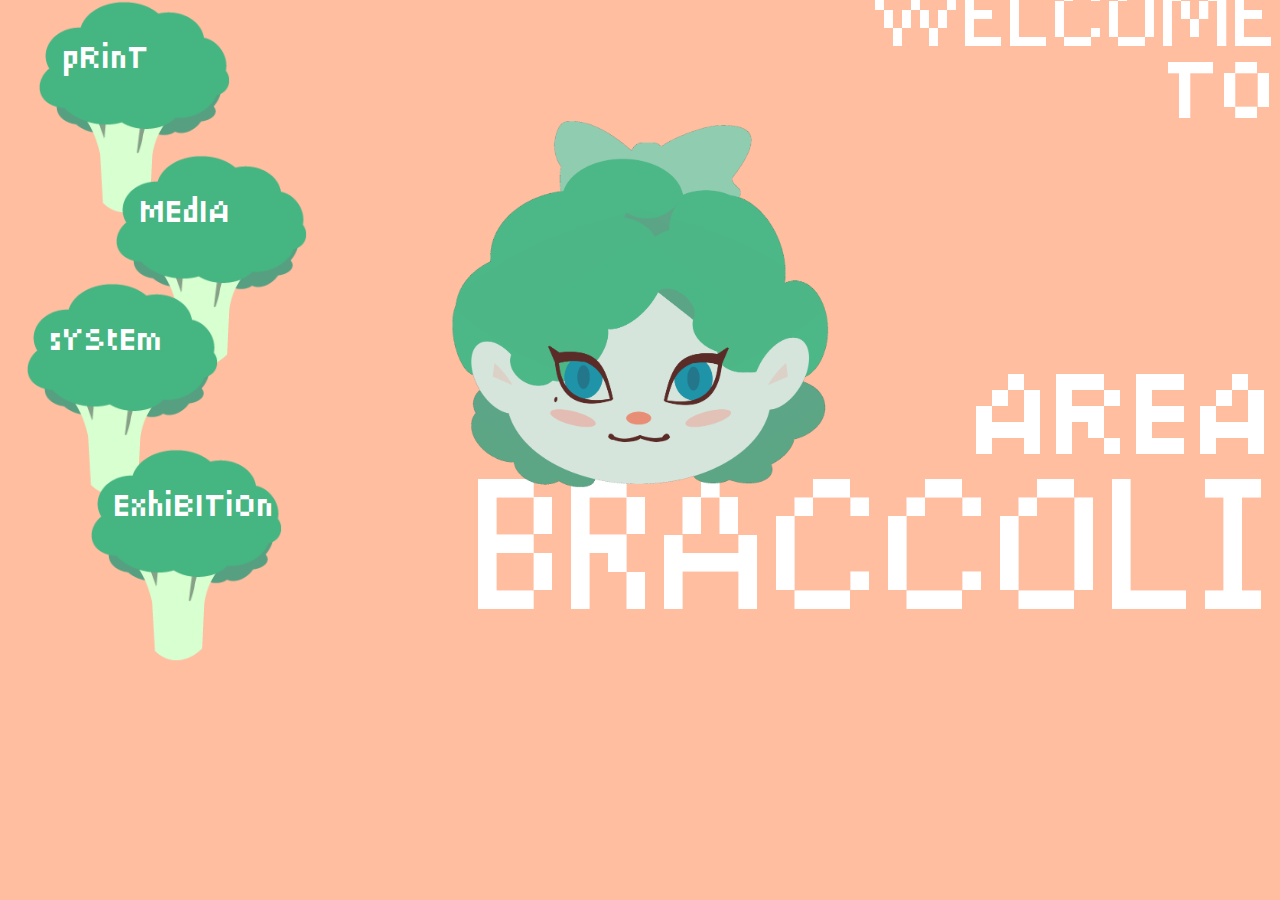
<file: index.html>
<!DOCTYPE html>
<html lang="en">
    <head>
        <meta charset="UTF-8">
        <meta http-equiv="X-UA-Compatible" content="IE=edge">
         <meta name="viewport" content="width=device-width, initial-scale=1.0">
         <link rel="stylesheet" href="mainp.css">
         <link rel="Icon" href="./assest/img/西兰花.ico" type="image/x-icon"/>
         <title>Welcome!</title>
    </head>
    <body>
            
        <div class="main">
            <div class="title" id="t1">WELCOME</div><br>
            <div class="title" id="t2">TO</div><br>
            <div class="title" id="t3">AREA</div><br>
            <div class="title" id="t4">BRACCOLI</div>
        </div>

        <!-- 图片滚动 -->
        <div class="pic1">
            <a href="aboutme.html"><img id="brahover" src="assest/img/bra.hover.png"> </a> <img id="gif" src="assest/img/datou.gif">
        </div>

        <div class="text" id="b1"><img class="pic2" src="assest/img/broccoli.png"> <div class="box" id="p1"><a target="_blank" href="1.print.html">pRinT</a></div></div>

        <div class="text" id="b2"><img class="pic2" src="assest/img/broccoli.png"> <div class="box" id="p2"><a target="_blank" href="2.media.html">MEdIA</a></div></div>

        <div class="text" id="b3"><img class="pic2" src="assest/img/broccoli.png"><div class="box" id="p3"><a target="_blank" href="3.system.html">sYStEm</a></div> </div>

        <div class="text" id="b4"><img class="pic2" src="assest/img/broccoli.png"> <div class="box" id="p4"><a target="_blank" href="4.exhibiton.html">ExhiBITiOn</a></div></div>
       
    </body>
</html>
</file>
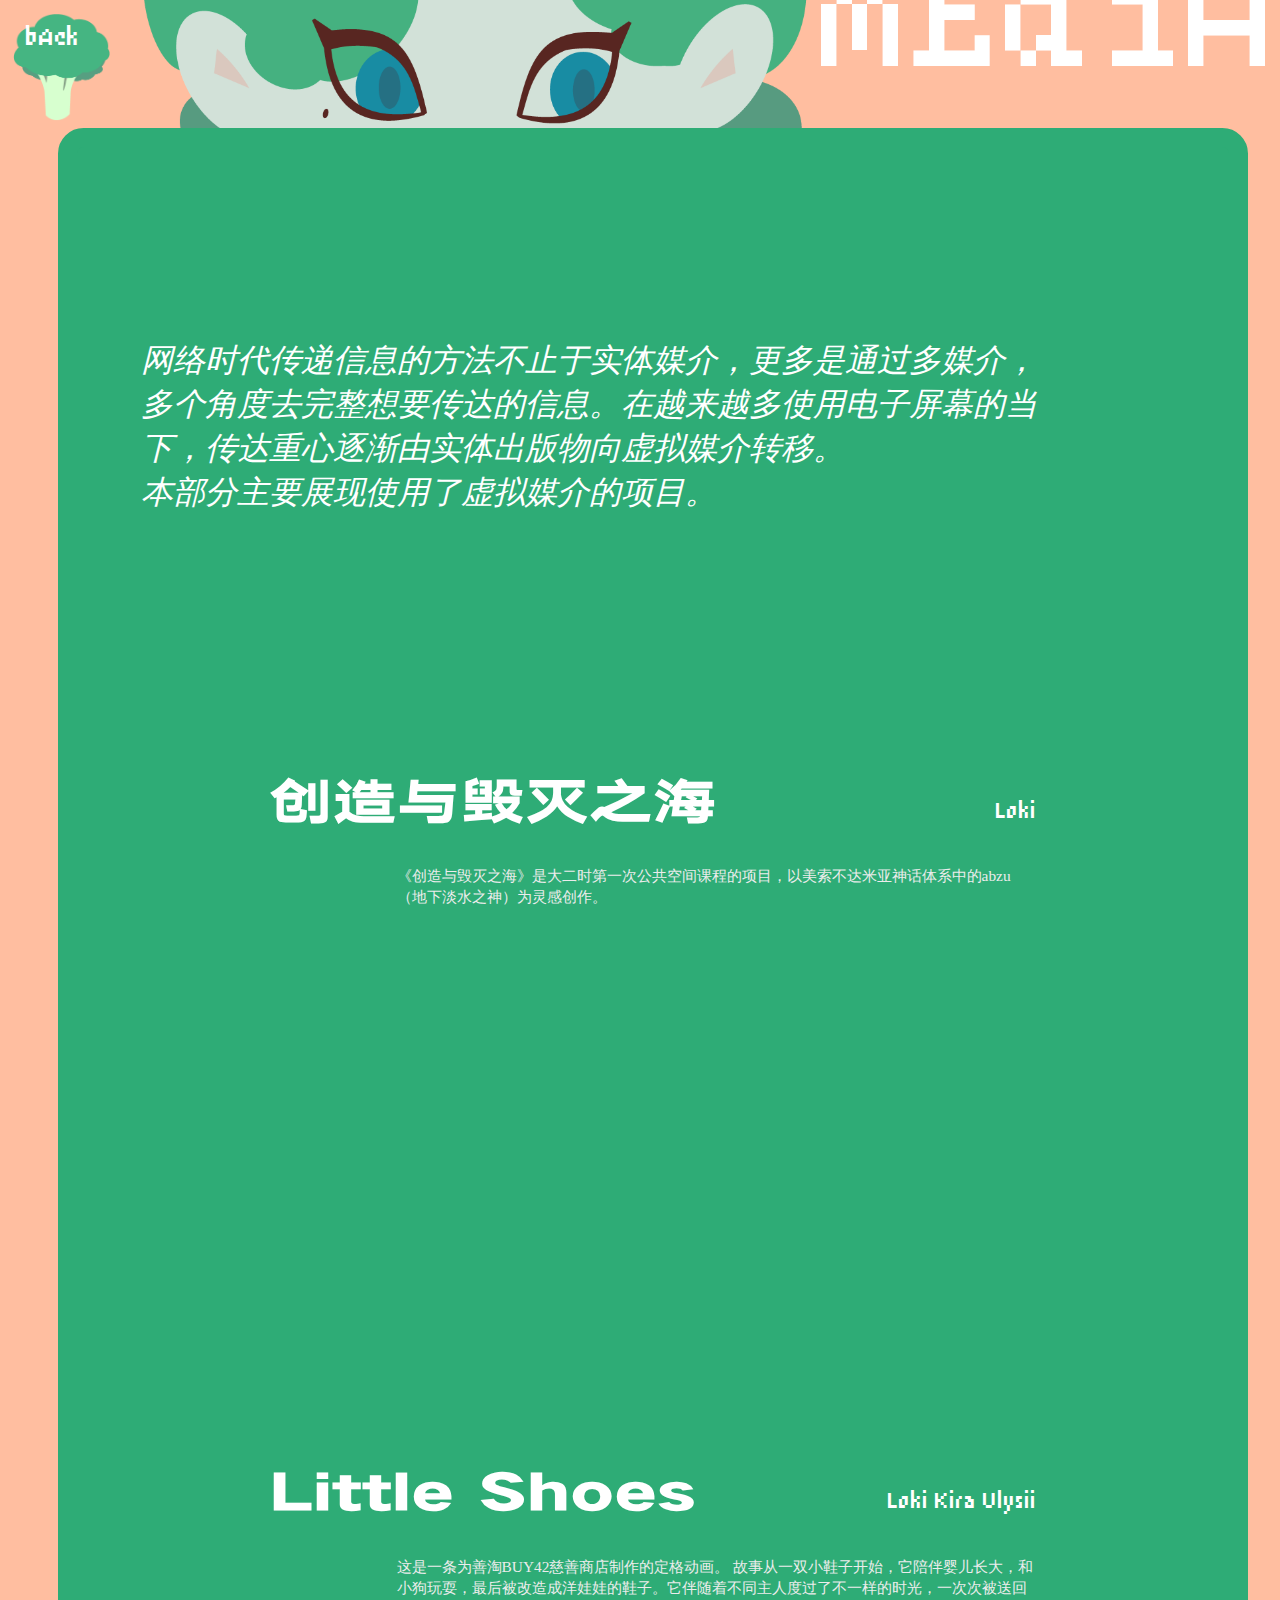
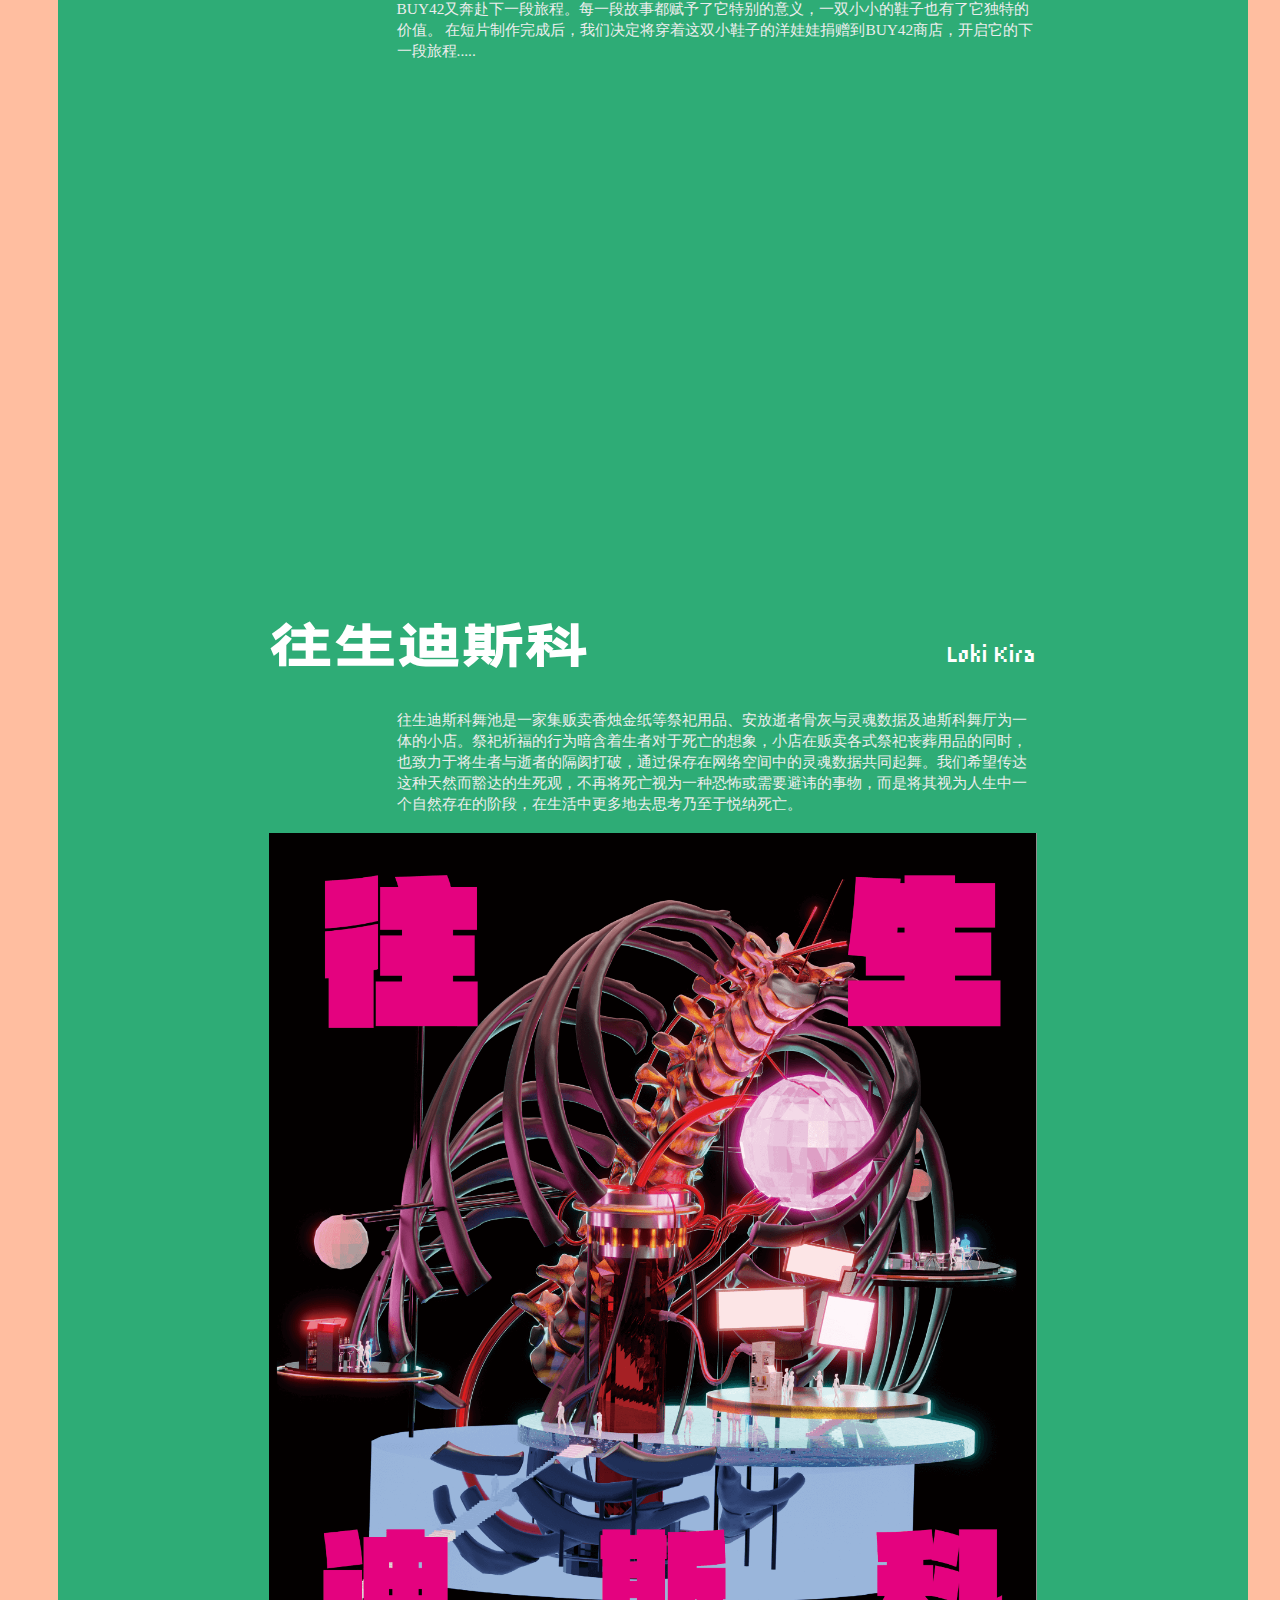
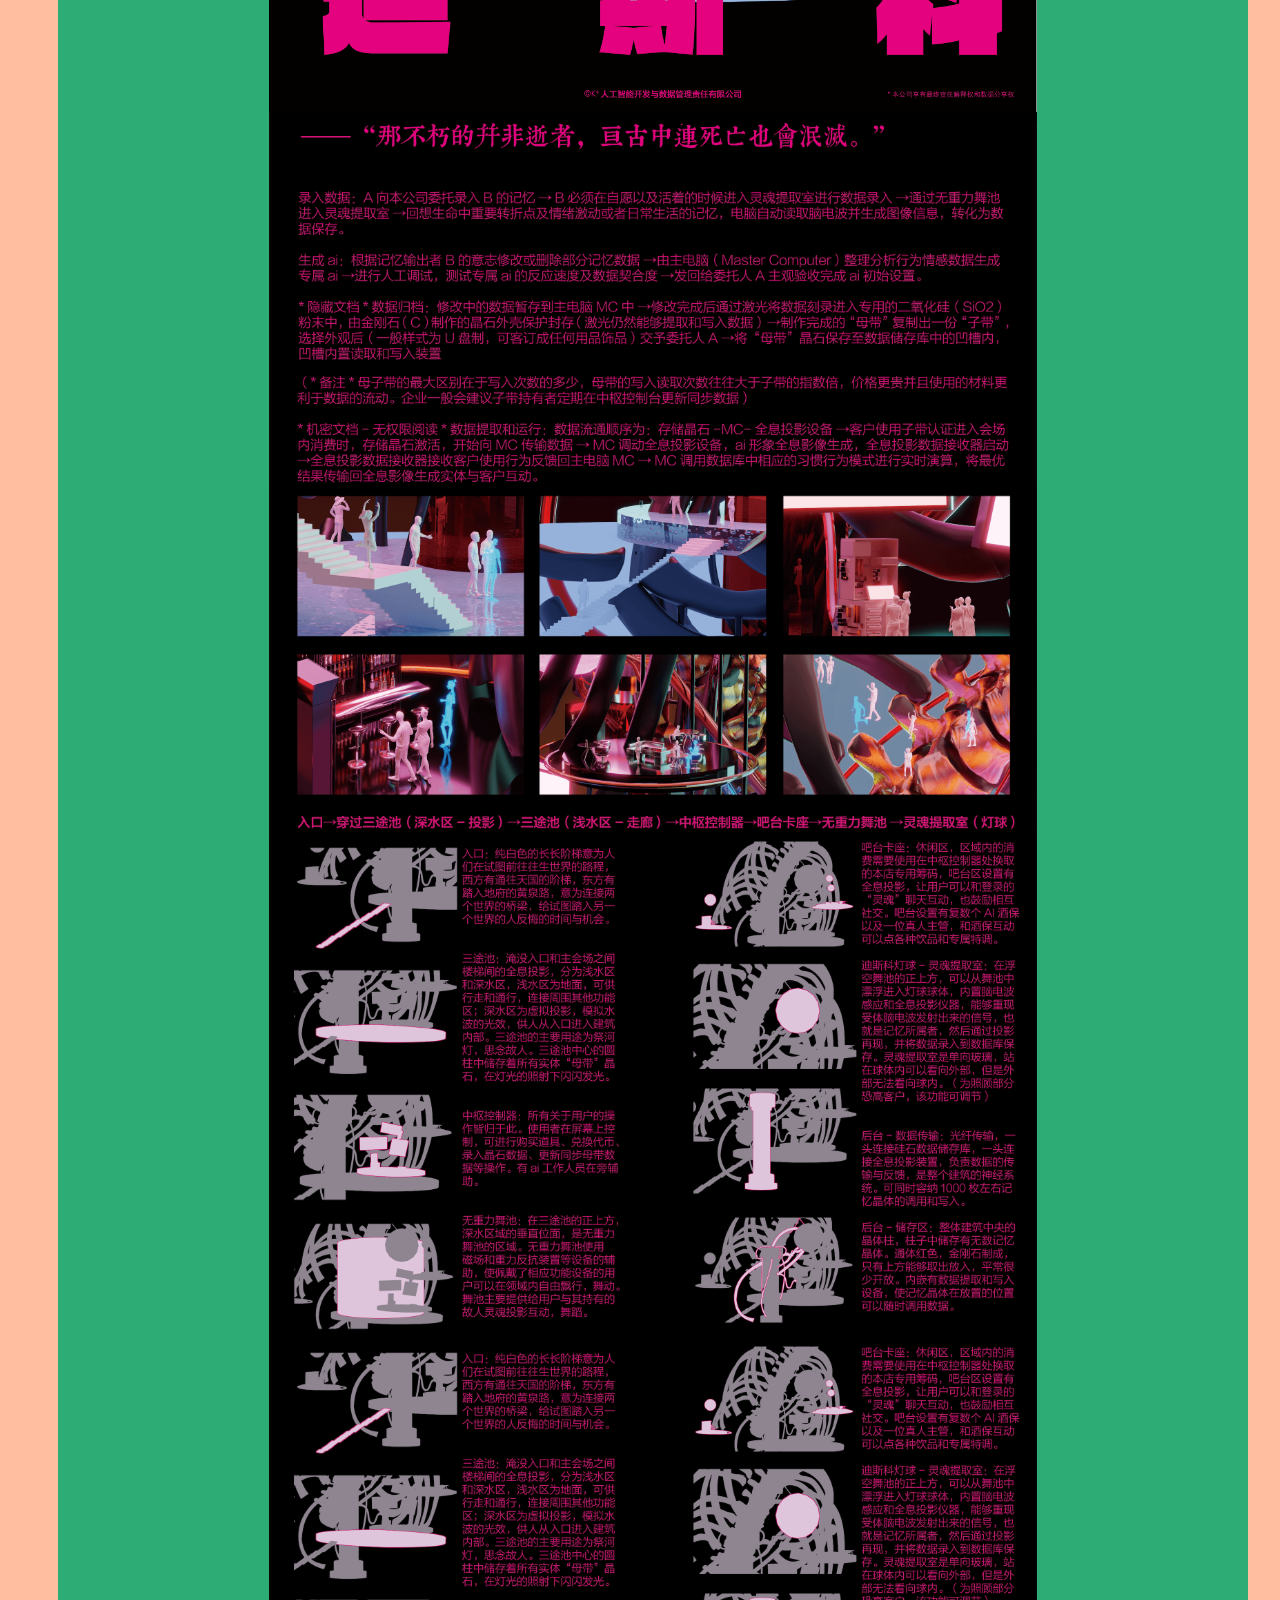
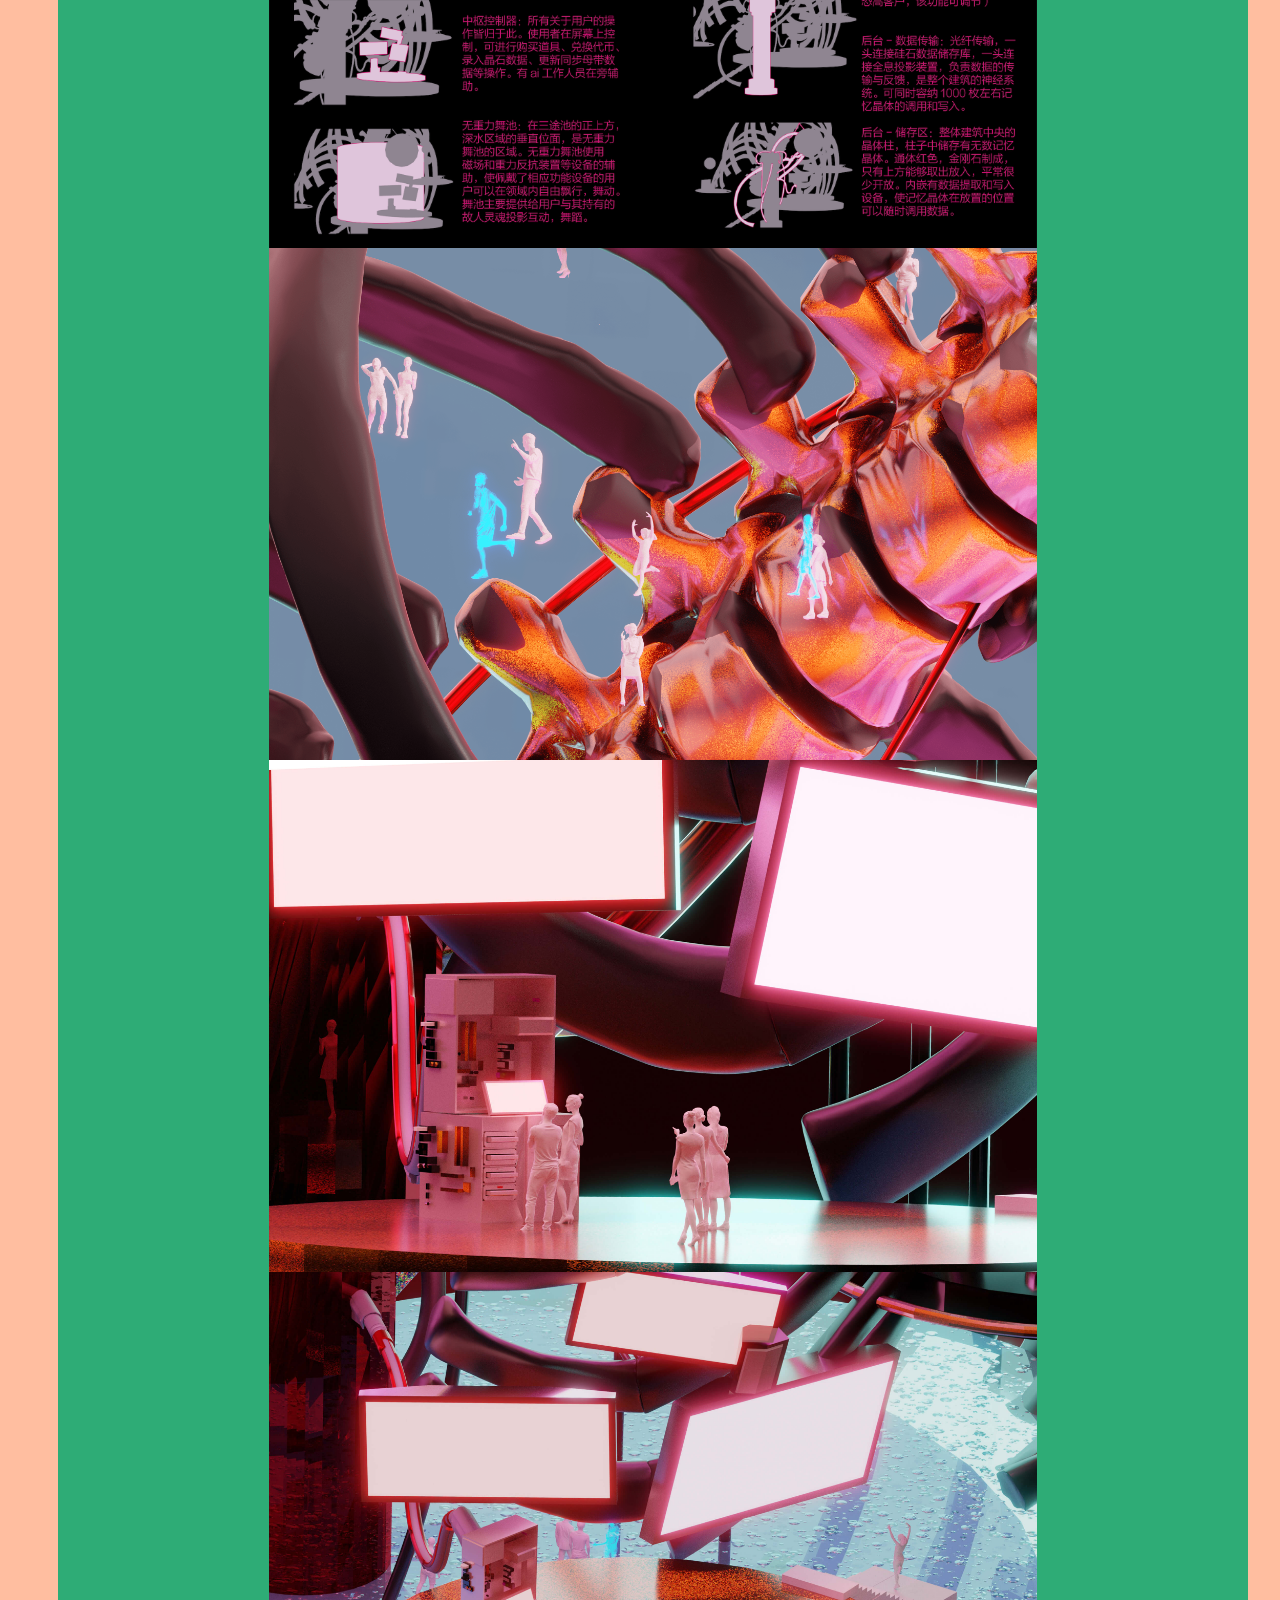
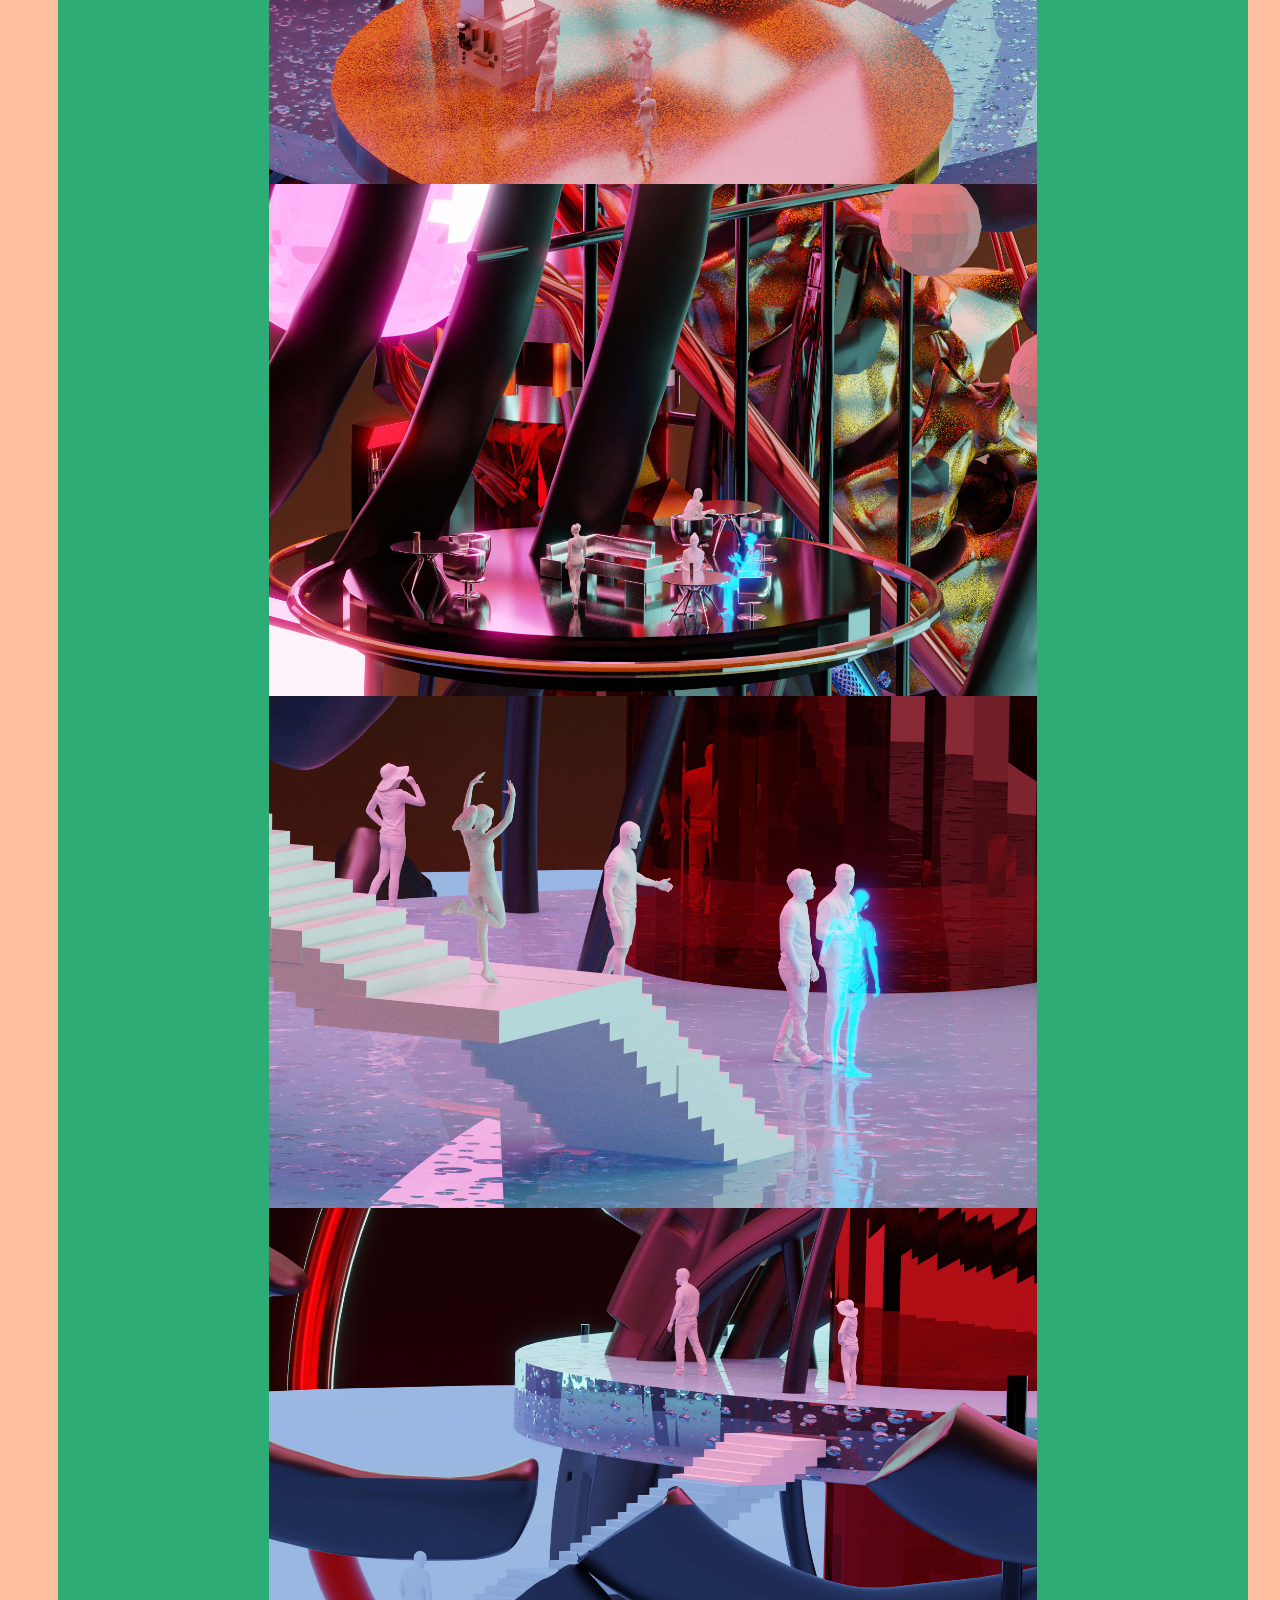
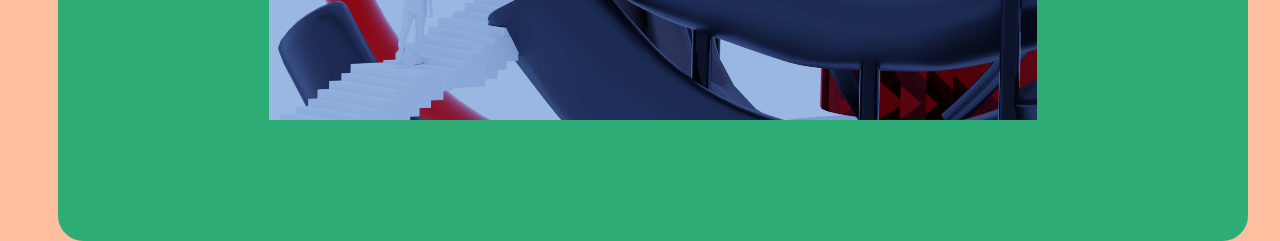
<file: 2.media.html>
<!DOCTYPE html>
<html lang="en">
<head>
    <meta charset="UTF-8">
    <meta http-equiv="X-UA-Compatible" content="IE=edge">
    <meta name="viewport" content="width=device-width, initial-scale=1.0">
    <title>🖥</title>
    <link rel="stylesheet" href="common.css">
    <script>
        window.onscroll = function() {
        var scrollPosition = window.pageYOffset || document.documentElement.scrollTop || document.body.scrollTop;

        if (scrollPosition >= 650) {
            document.getElementById("container").style.display = "block";
        } else {
            document.getElementById("container").style.display = "none";
        }
        };
    </script>
</head>
<body>
     <!-- 固定组件 -->
     <div id="title">MEdiA</div>
     <!-- 返回键 -->
     <div id="back"><a id="a1" href="index.html">bAck</a><img class="pic2" src="assest/img/broccoli.png">
     </div>
     <img id="bigface" src="assest/img/bigface.png">
     <!-- 悬浮窗口 -->
     <div id="container" style="display: none;">
         <div class="list"> <a href="#h2">1.创造与毁灭之海</a>&nbsp;<a href="#h3">2.Little Shoes</a>&nbsp;<a href="#h4">3.往生迪斯科</a></div>
         <div class="top"><div class="top-t"><a href="#title">Top</a></div></div>
     </div>
     <div id="rec1">
        <div class="text" id="h1"><em>网络时代传递信息的方法不止于实体媒介，更多是通过多媒介，多个角度去完整想要传达的信息。在越来越多使用电子屏幕的当下，传达重心逐渐由实体出版物向虚拟媒介转移。<br>本部分主要展现使用了虚拟媒介的项目。</em></div>
            <div class="part">
                <div class="space"></div>
                <div class="text-g h" id="h2">创造与毁灭之海</div>
                <div class="text-g n" id="n1">Loki</div>
                <div class="text-g item p" id="p1">《创造与毁灭之海》是大二时第一次公共空间课程的项目，以美索不达米亚神话体系中的abzu（地下淡水之神）为灵感创作。</div>
                <iframe src="//player.bilibili.com/player.html?aid=656139702&bvid=BV1ra4y137jB&cid=1130452985&page=1&autoplay=0" scrolling="no" border="0" frameborder="no" framespacing="0" allowfullscreen="true"> </iframe>
                <div class="blank"></div>
                <div class="text-g h" id="h3">Little Shoes</div>
                <div class="text-g n" id="n1">Loki Kira Ulysii</div>
                <div class="text-g item p" id="p1">这是一条为善淘BUY42慈善商店制作的定格动画。
                故事从一双小鞋子开始，它陪伴婴儿长大，和小狗玩耍，最后被改造成洋娃娃的鞋子。它伴随着不同主人度过了不一样的时光，一次次被送回BUY42又奔赴下一段旅程。每一段故事都赋予了它特别的意义，一双小小的鞋子也有了它独特的价值。
                在短片制作完成后，我们决定将穿着这双小鞋子的洋娃娃捐赠到BUY42商店，开启它的下一段旅程.....</div>
                <iframe src="//player.bilibili.com/player.html?aid=614530410&bvid=BV1Lh4y1G7YR&cid=1156454622&page=1" scrolling="no" border="0" frameborder="no" framespacing="0" allowfullscreen="true"> </iframe>
                <div class="blank"></div>
                <div class="text-g h" id="h4">往生迪斯科</div>
                <div class="text-g n" id="n1">Loki Kira</div>
                <div class="text-g item p" id="p1">往生迪斯科舞池是一家集贩卖香烛金纸等祭祀用品、安放逝者骨灰与灵魂数据及迪斯科舞厅为一体的小店。祭祀祈福的行为暗含着生者对于死亡的想象，小店在贩卖各式祭祀丧葬用品的同时，也致力于将生者与逝者的隔阂打破，通过保存在网络空间中的灵魂数据共同起舞。我们希望传达这种天然而豁达的生死观，不再将死亡视为一种恐怖或需要避讳的事物，而是将其视为人生中一个自然存在的阶段，在生活中更多地去思考乃至于悦纳死亡。</div>
                <img class="pic" src="assests/image/往生迪斯科/1.png">
                <img class="pic" src="assests/image/往生迪斯科/2.png">
                <img class="pic" src="assests/image/往生迪斯科/3.png">
                <img class="pic" src="assests/image/往生迪斯科/4.png">
                <img class="pic" src="assests/image/往生迪斯科/4.png">
                <img class="pic" src="assests/image/往生迪斯科/6-min.png">
                <img class="pic" src="assests/image/往生迪斯科/7.jpg">
                <img class="pic" src="assests/image/往生迪斯科/8.jpg">
                <img class="pic" src="assests/image/往生迪斯科/9.jpg">
                <img class="pic" src="assests/image/往生迪斯科/10.jpg">
                <img class="pic" src="assests/image/往生迪斯科/11.jpg">
                <div class="blank"></div>
            </div>
         </div>
        
</body>
</html>
</file>
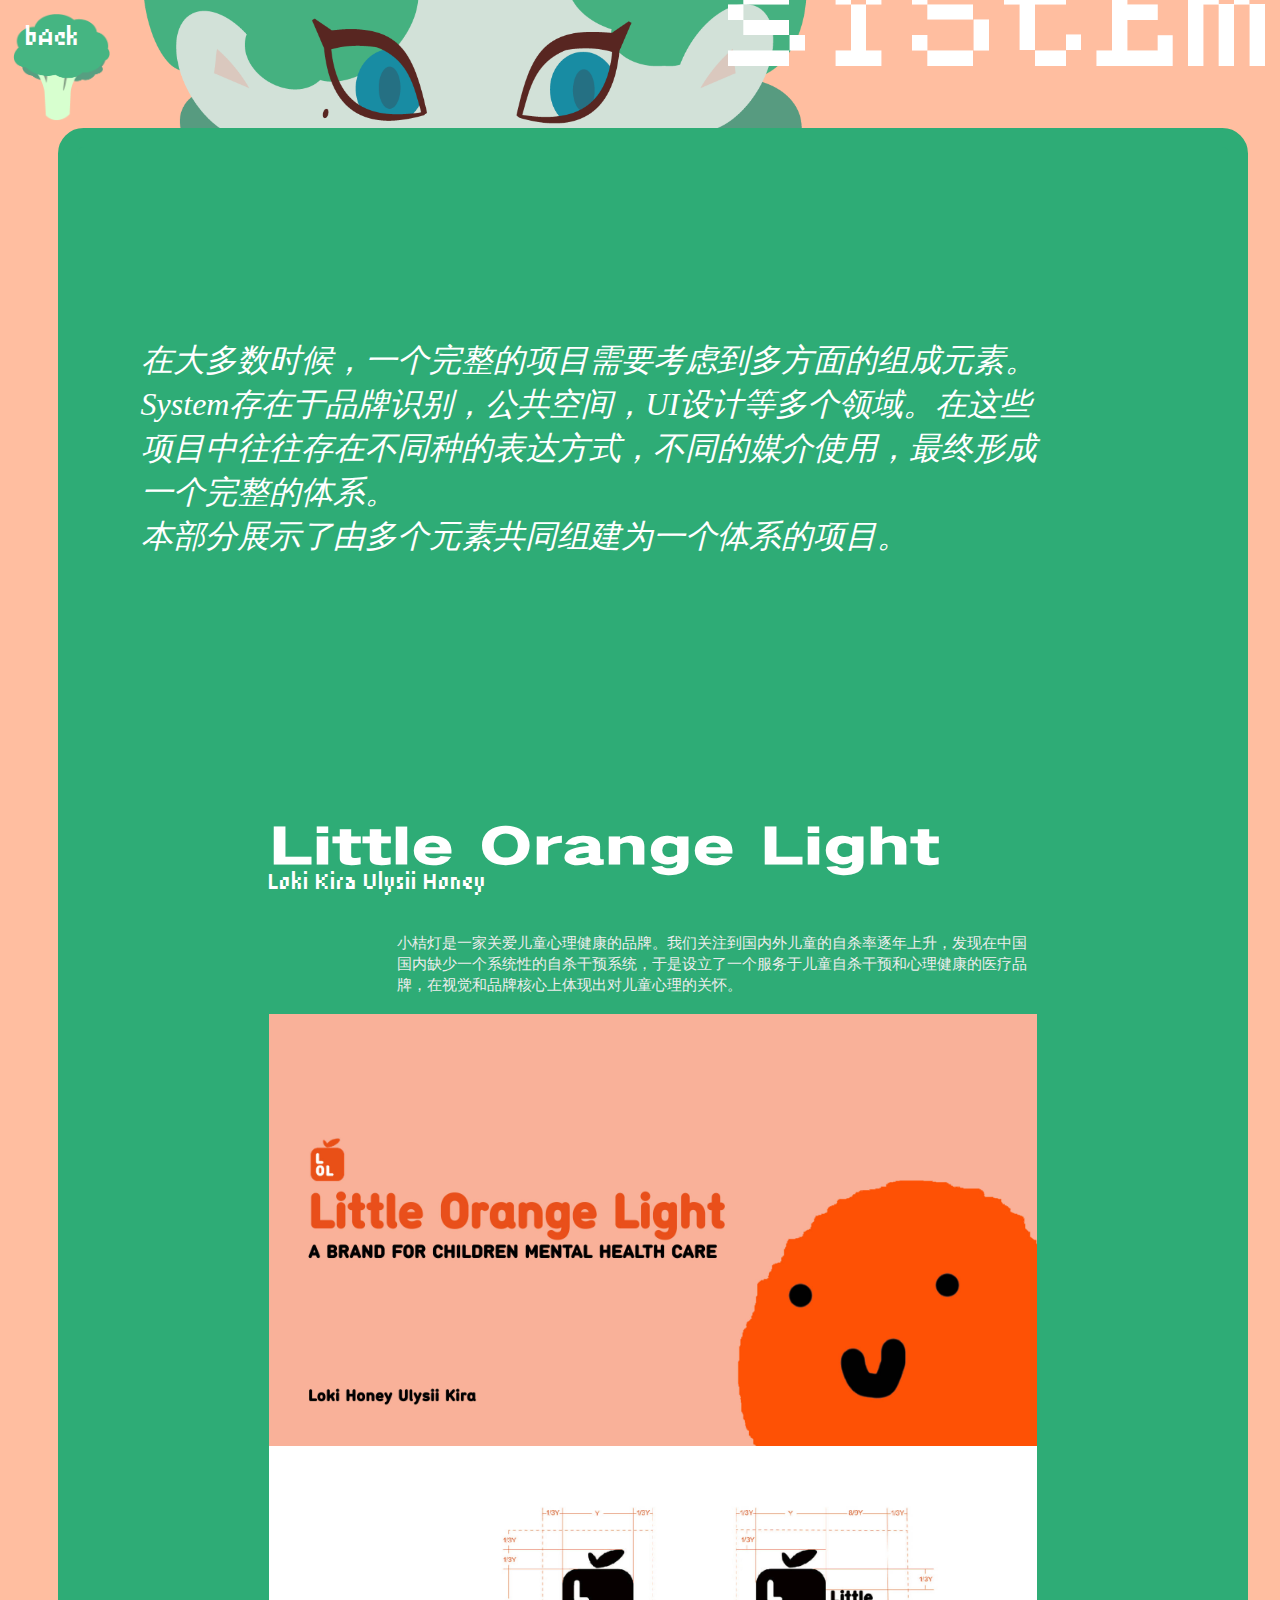
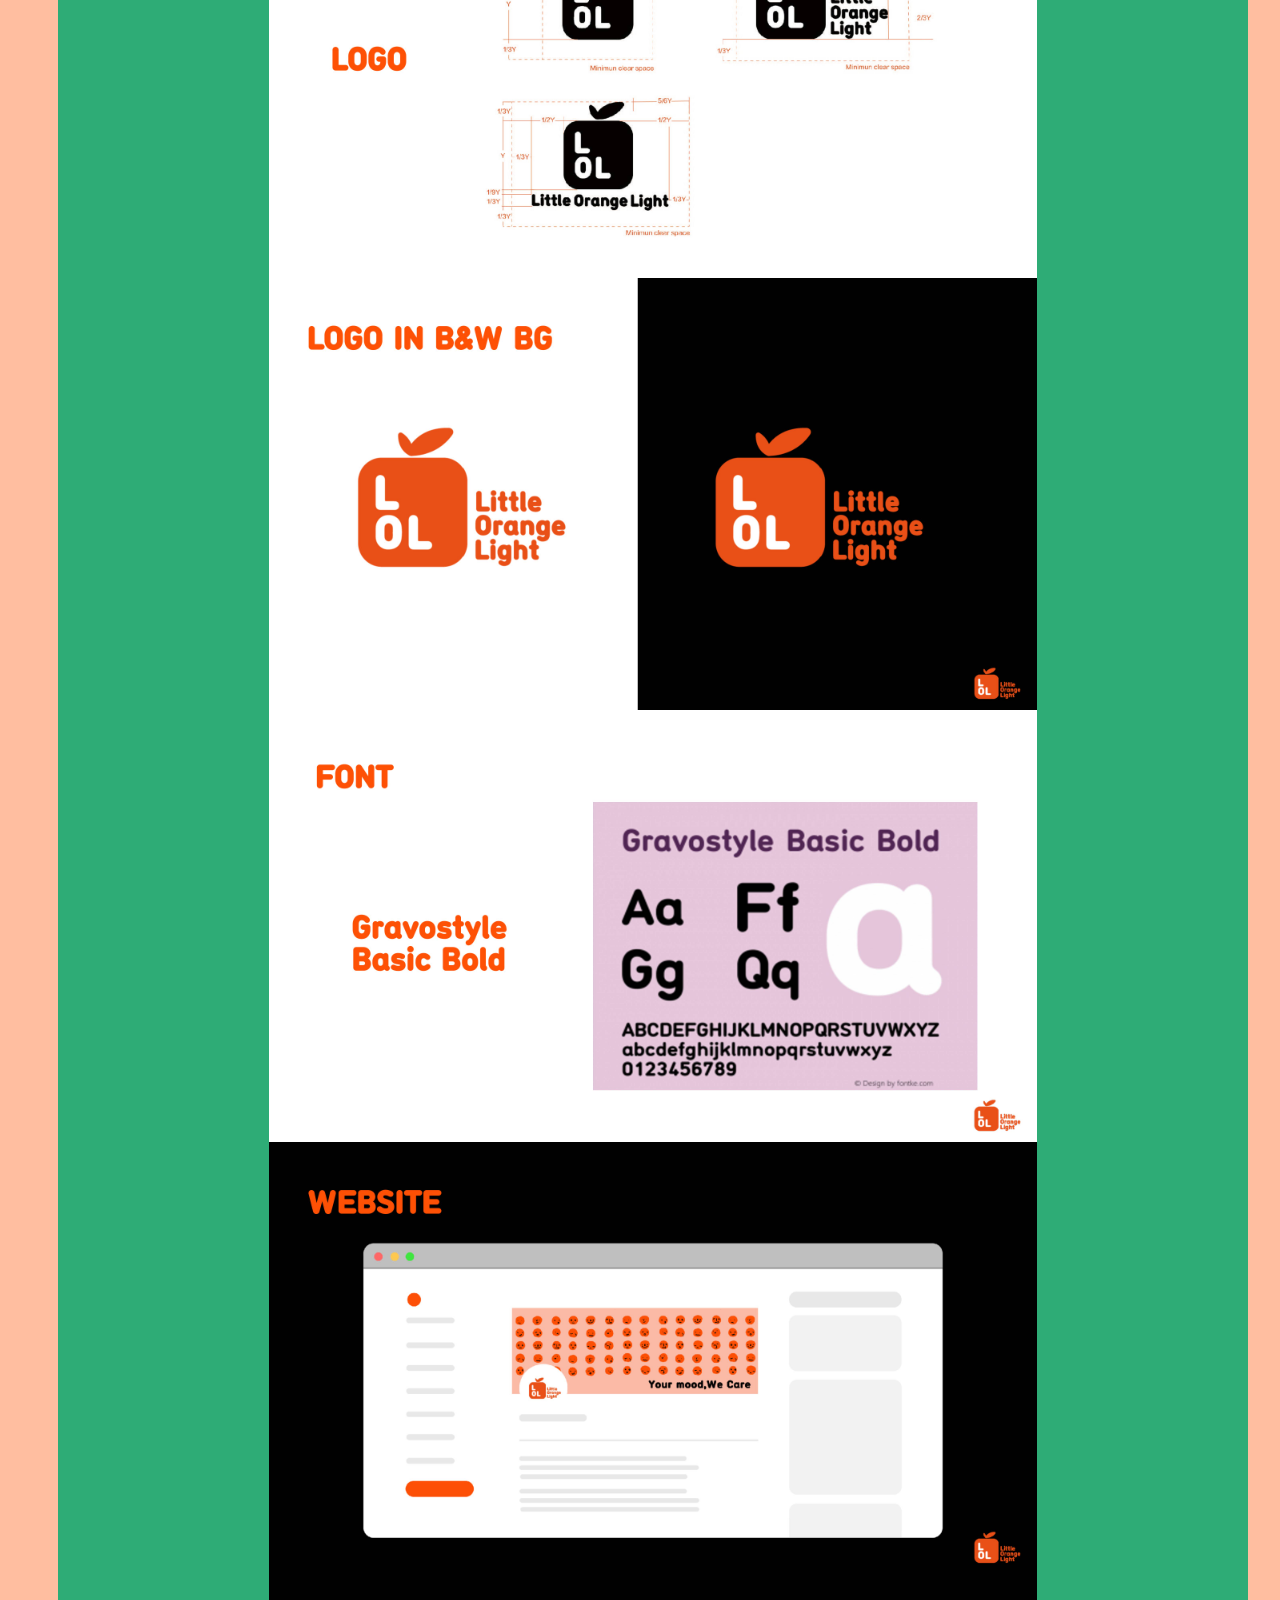
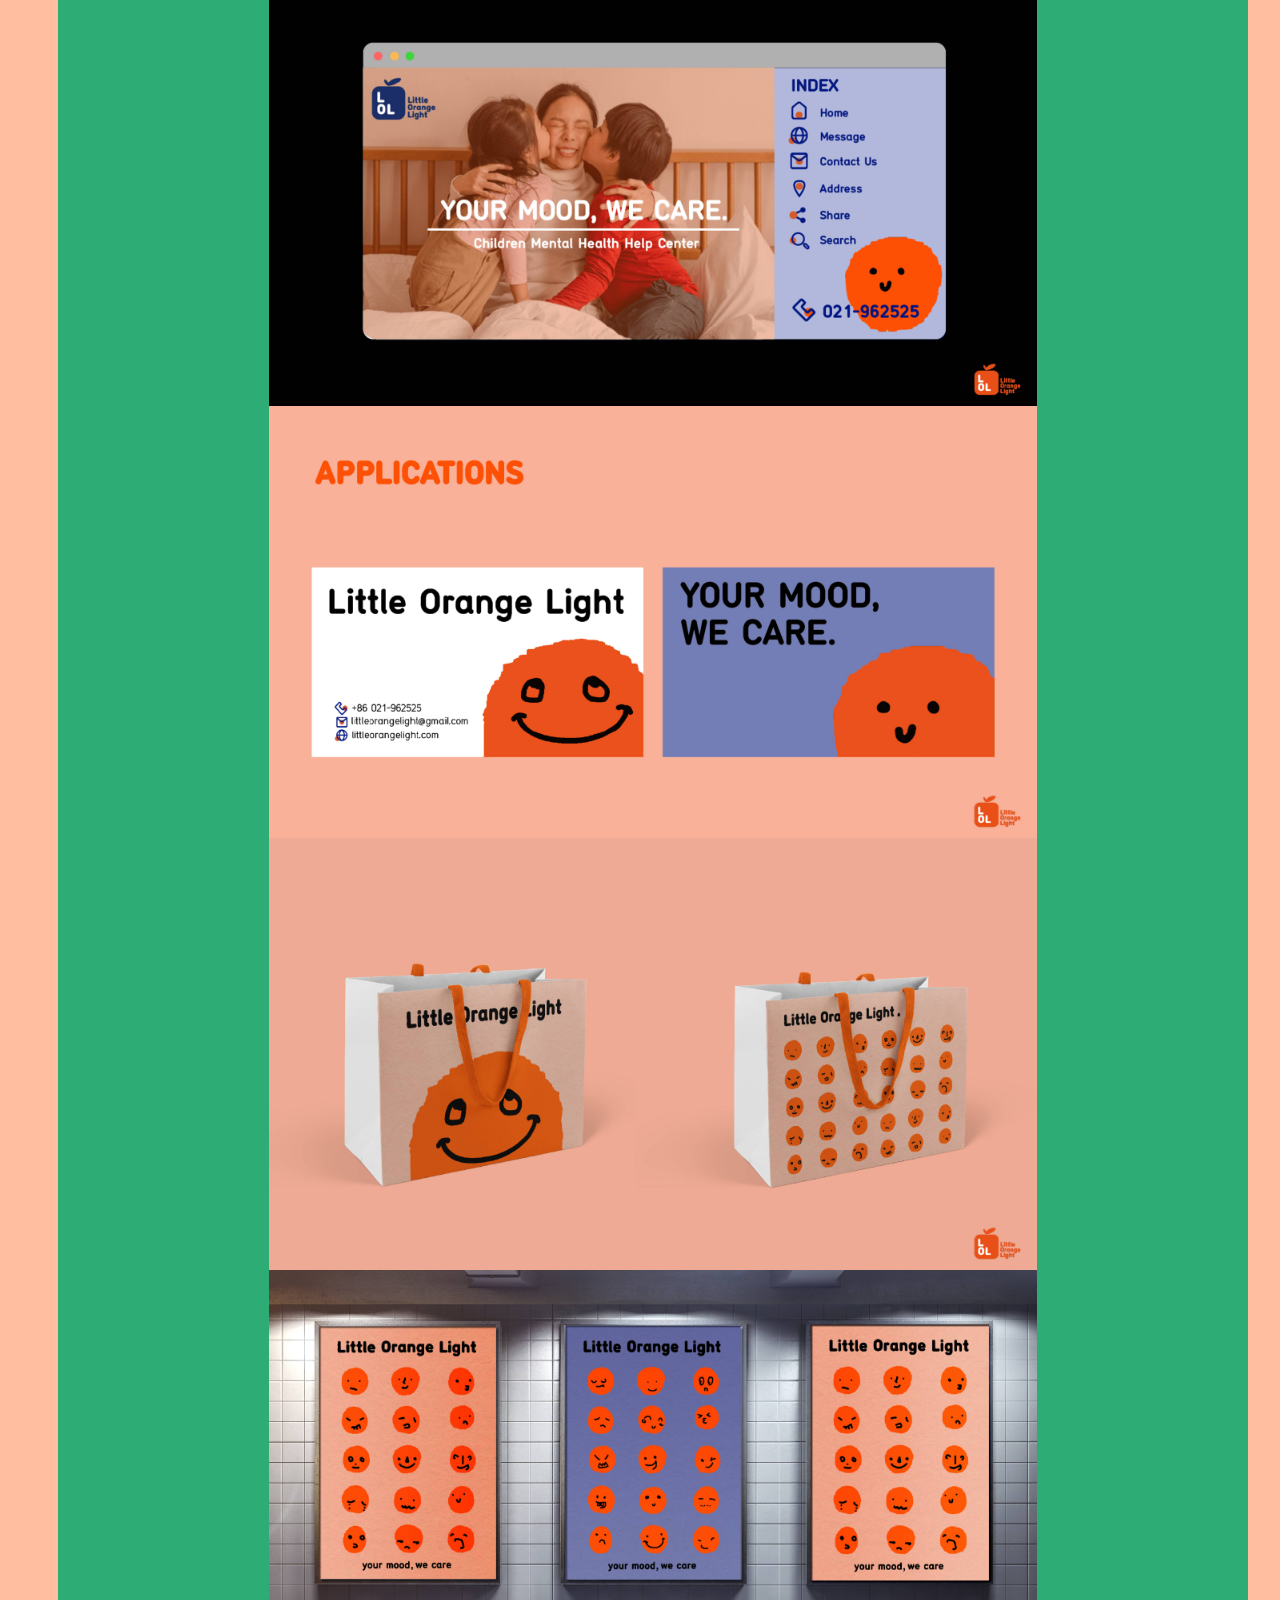
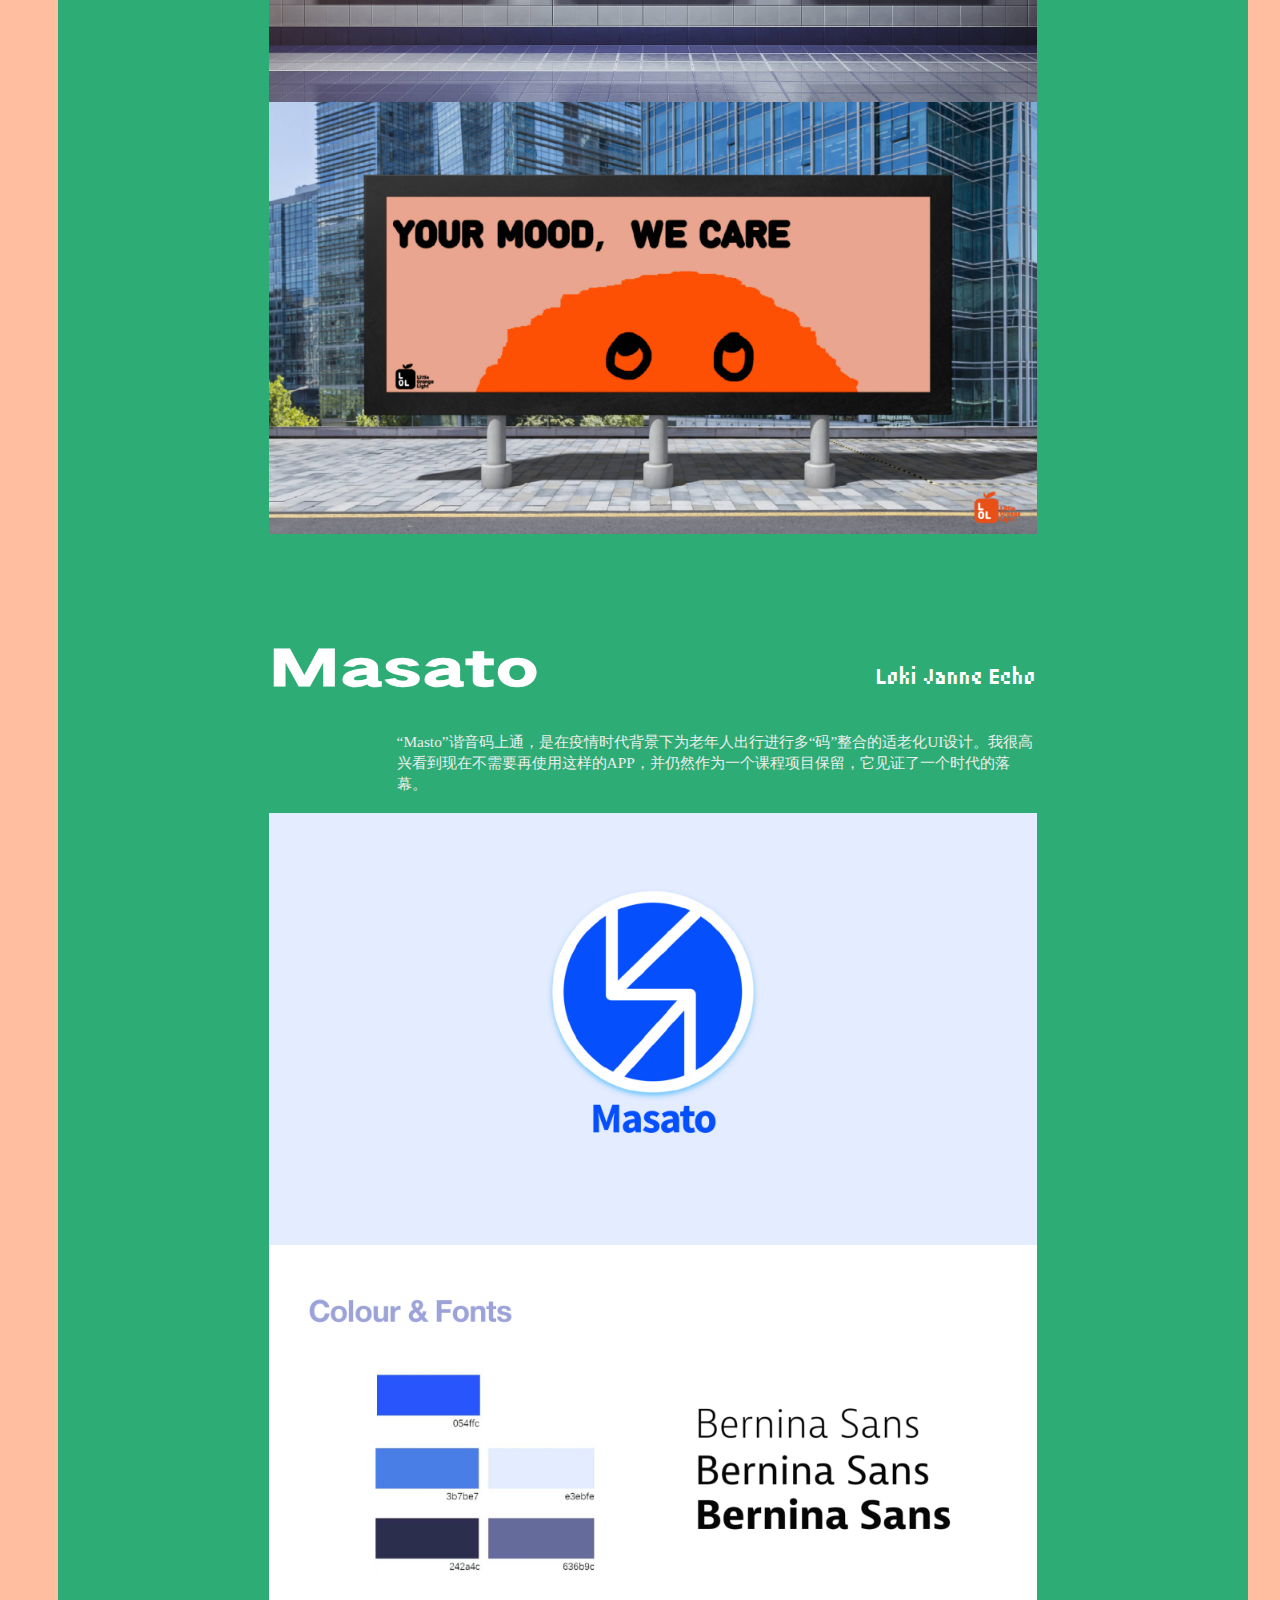
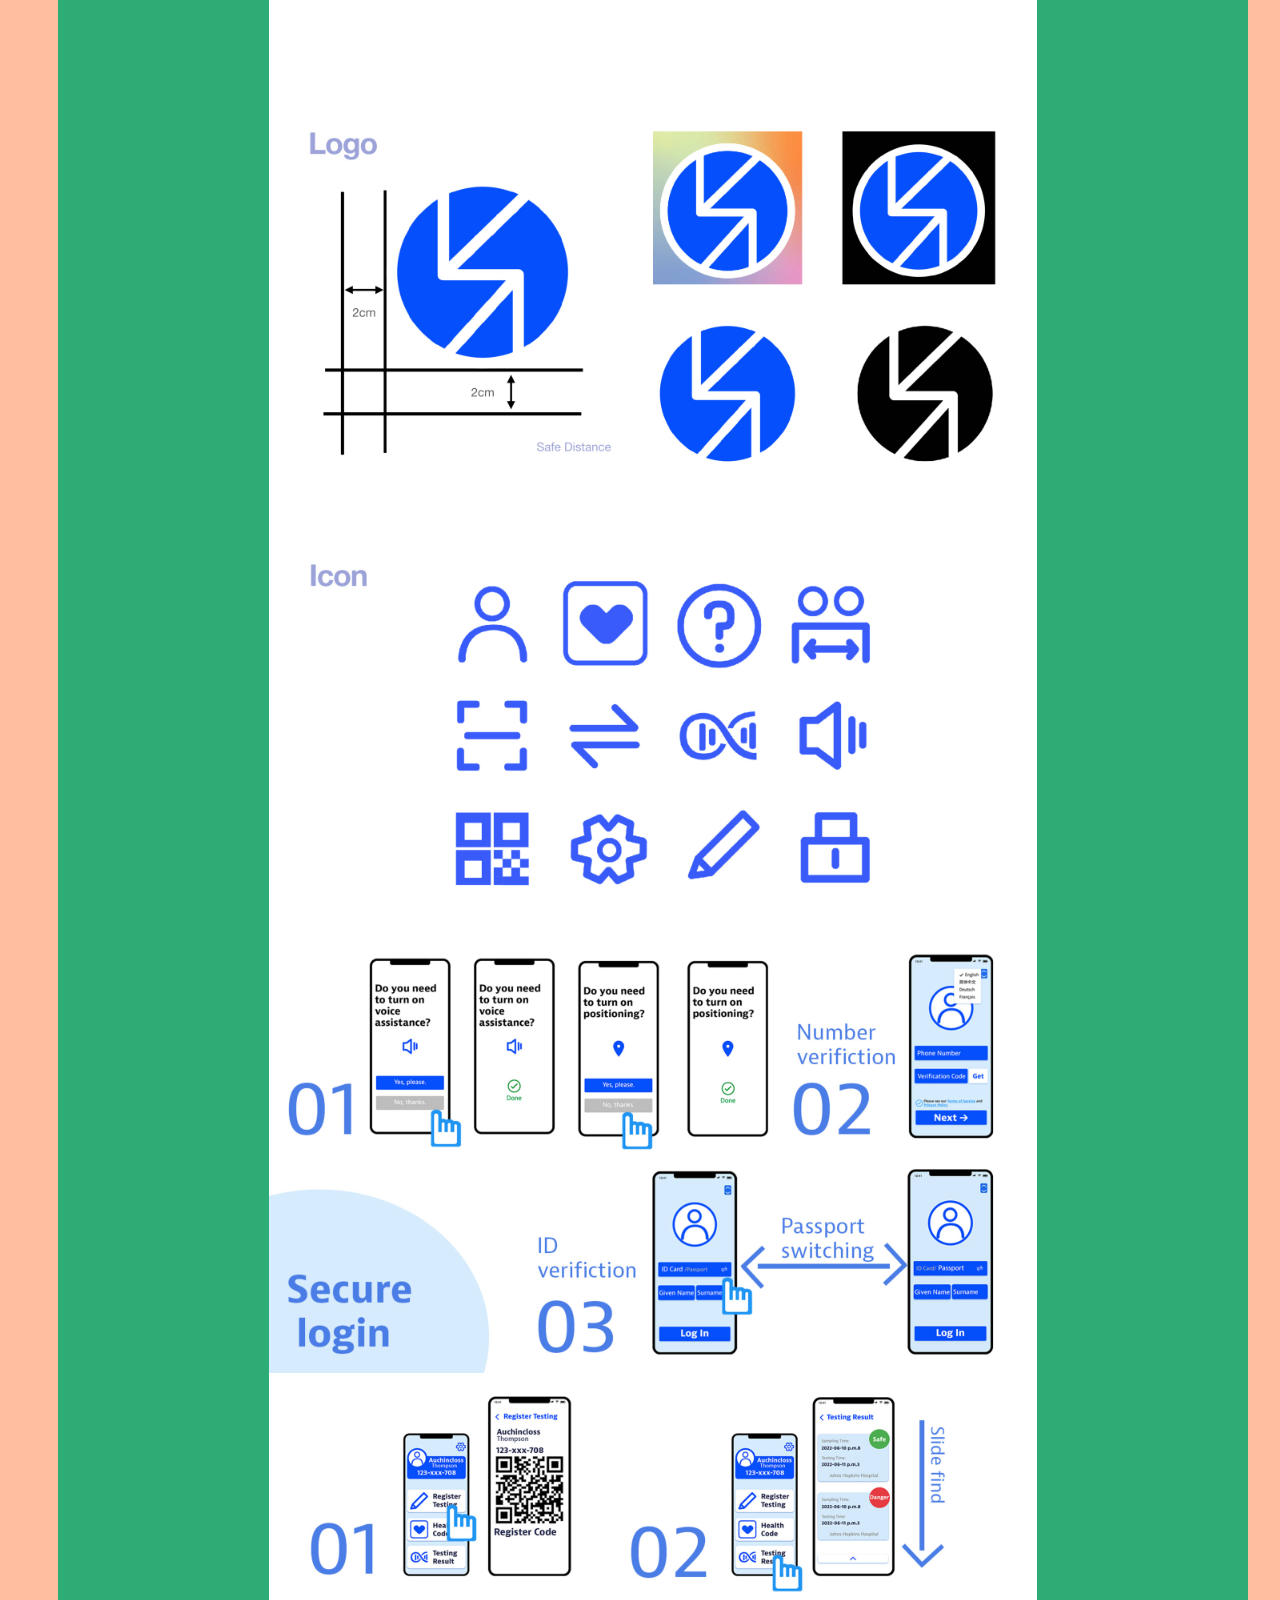
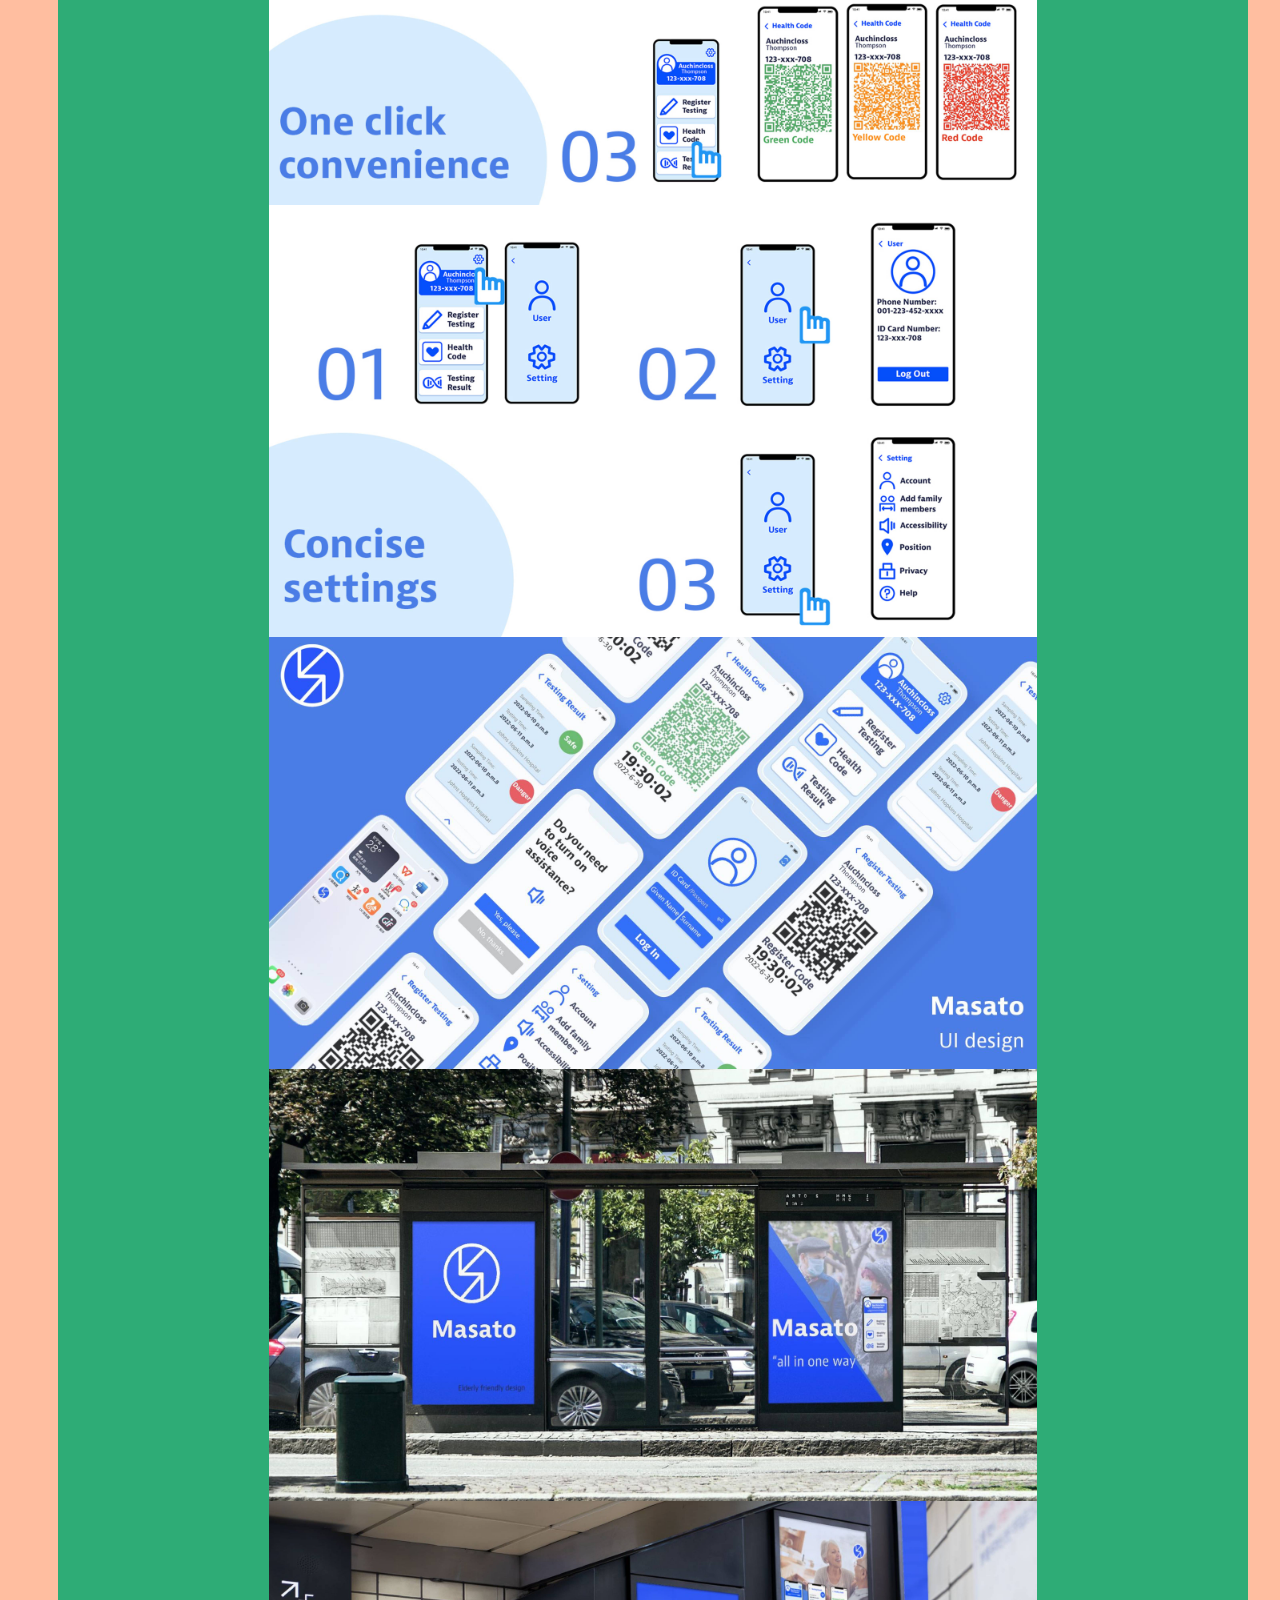
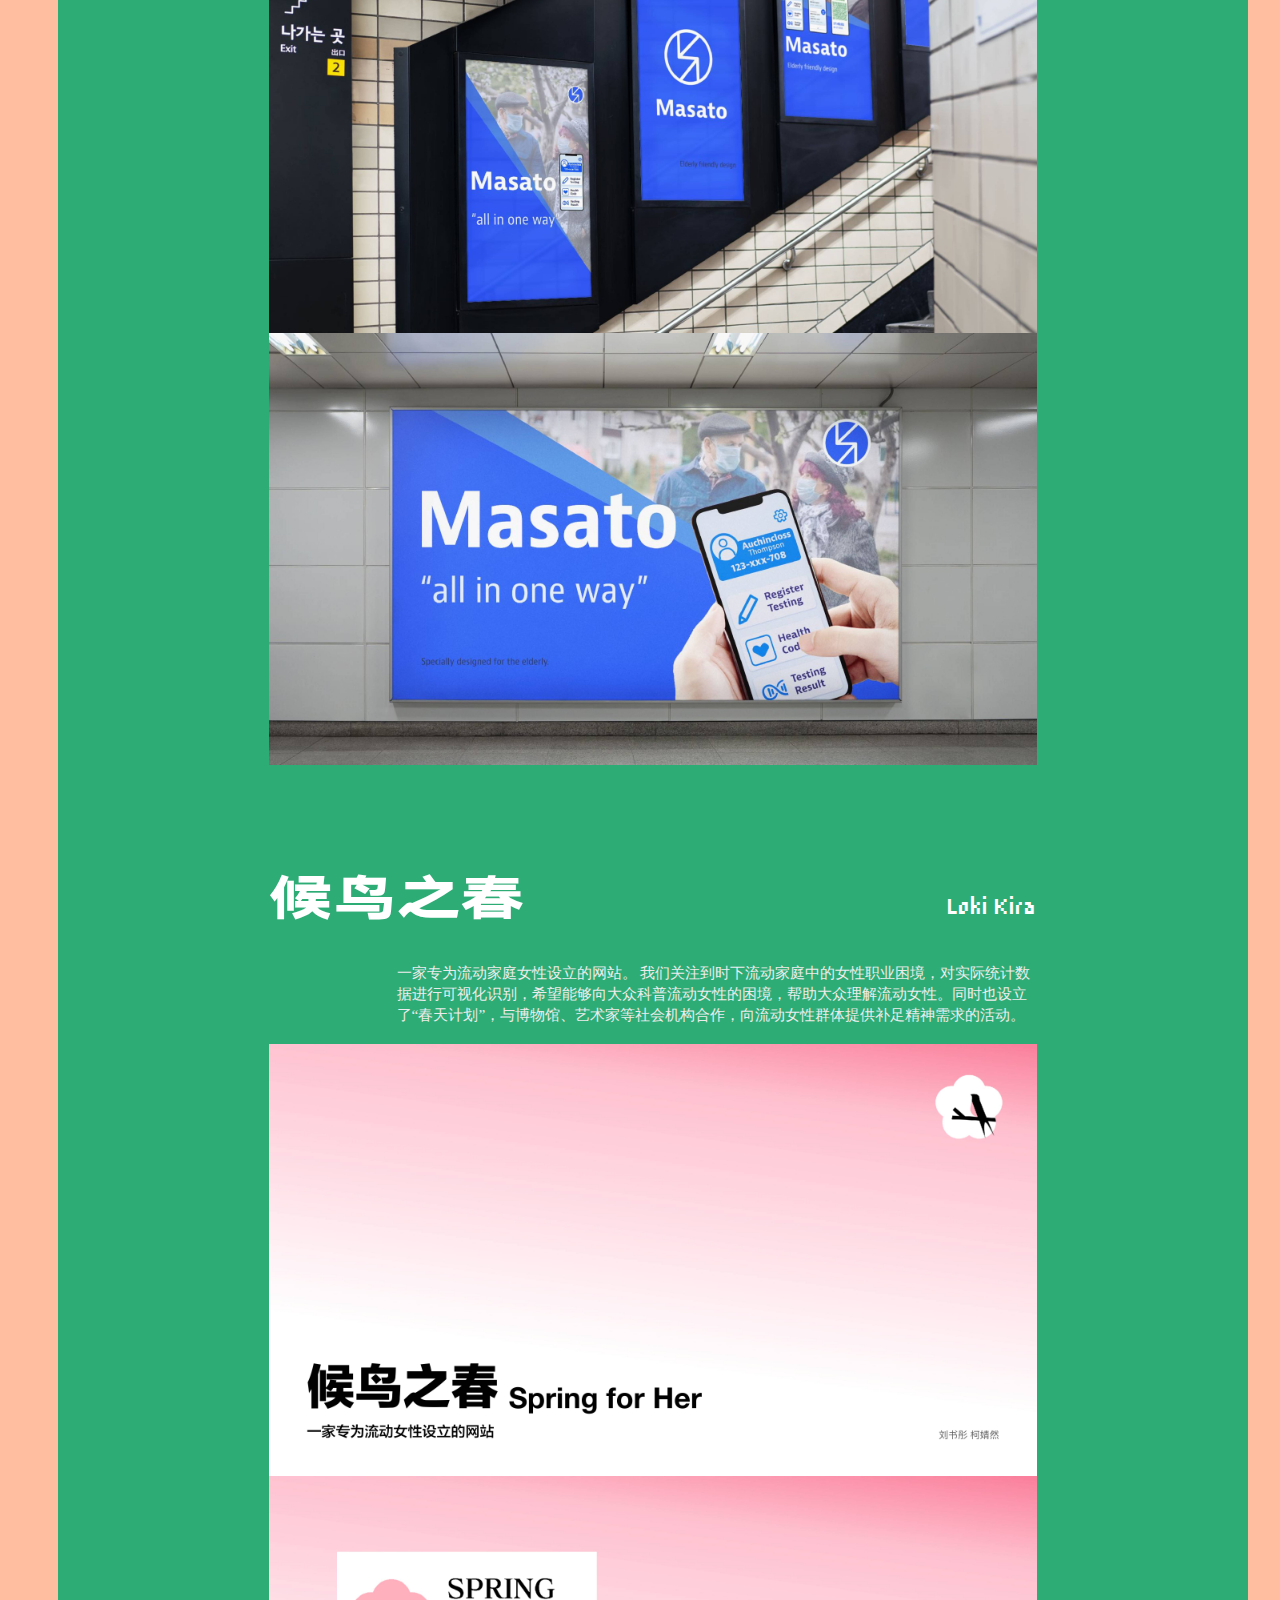
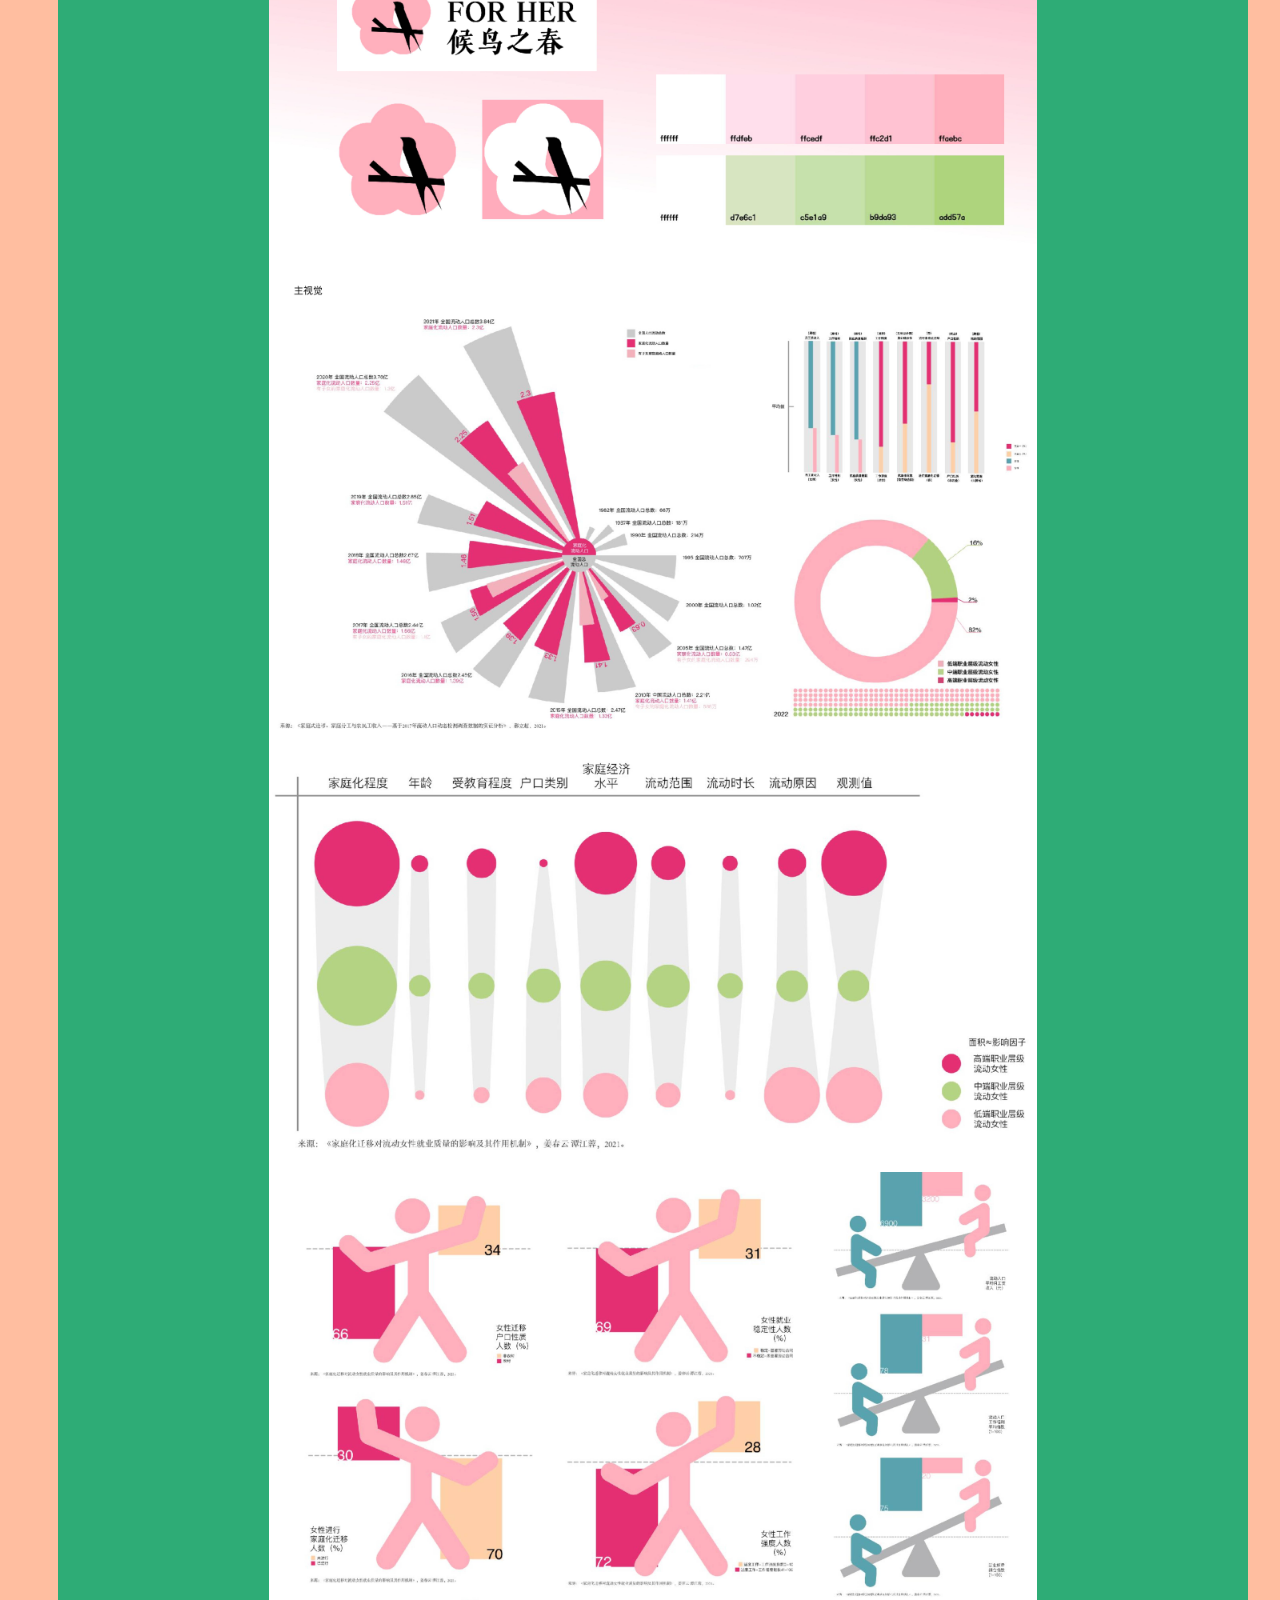
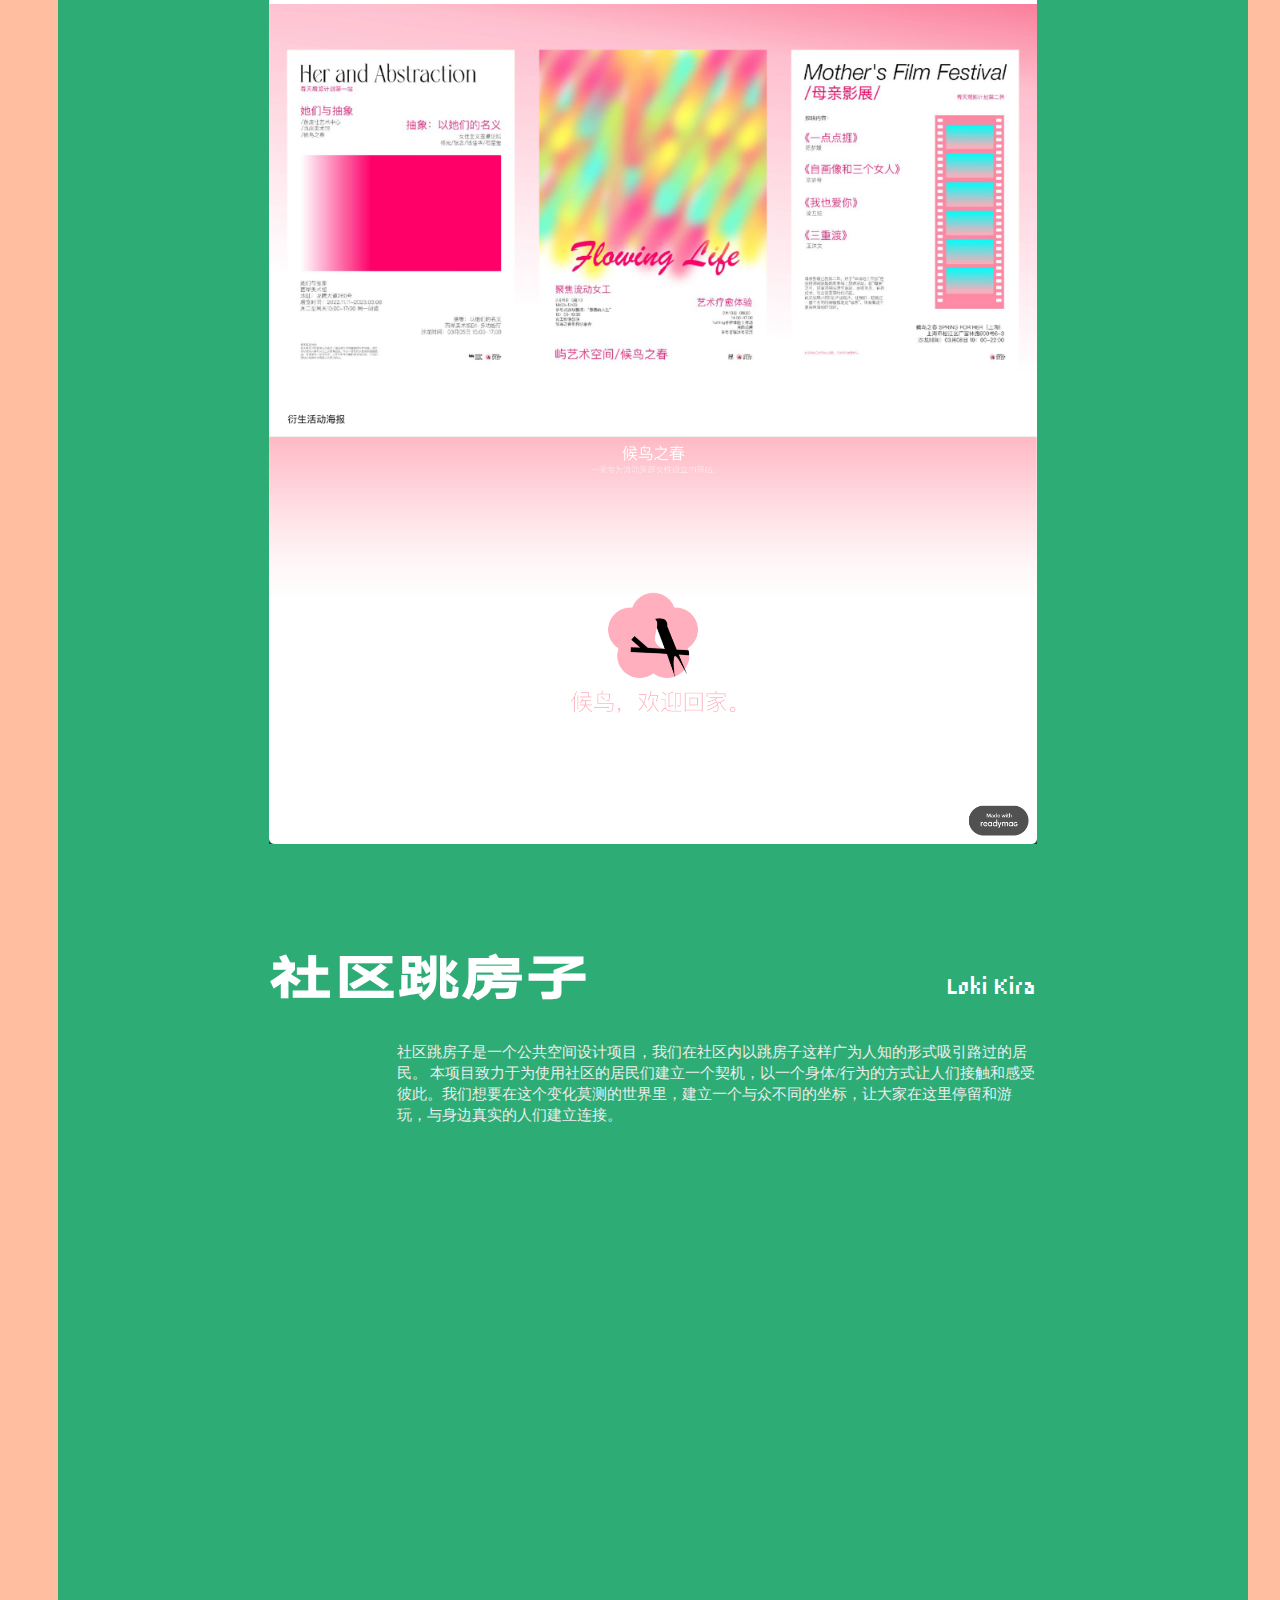
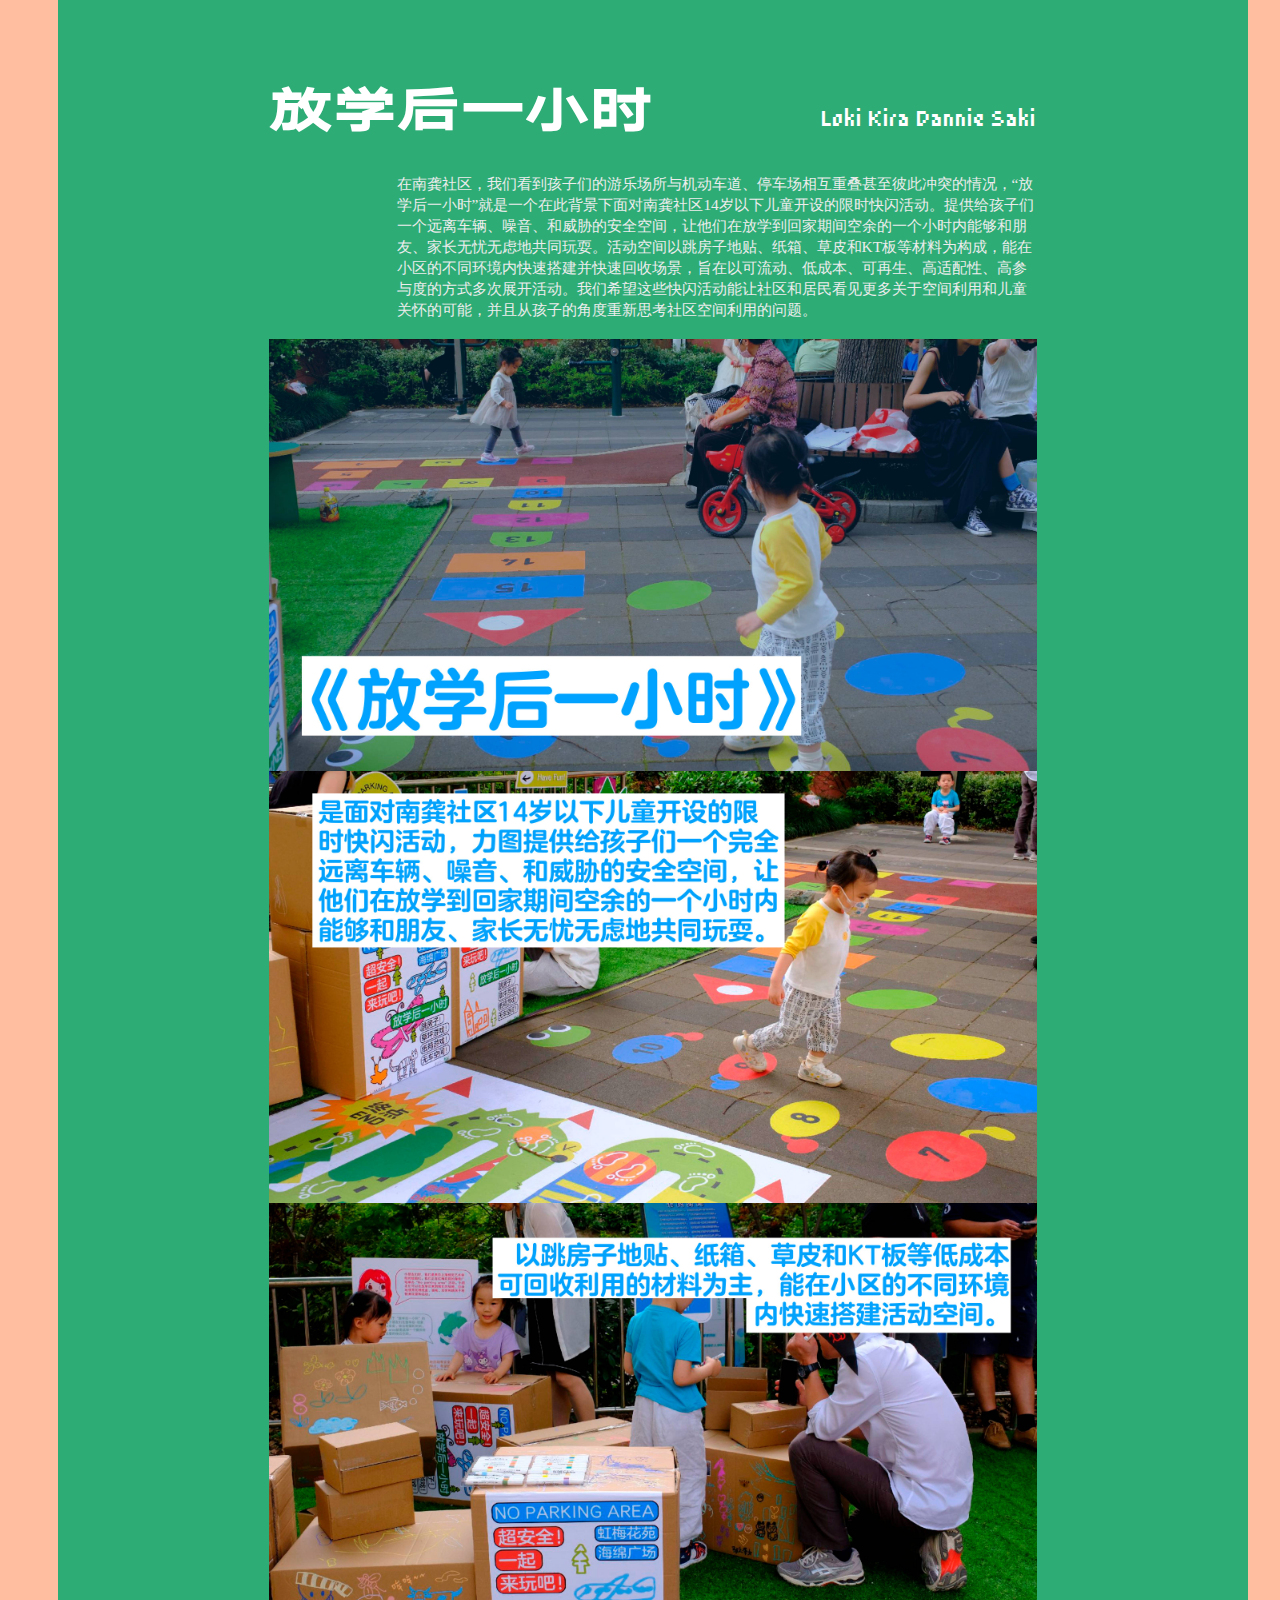
<file: 3.system.html>
<!DOCTYPE html>
<html lang="en">
<head>
    <meta charset="UTF-8">
    <meta http-equiv="X-UA-Compatible" content="IE=edge">
    <meta name="viewport" content="width=device-width, initial-scale=1.0">
    <title>🕸</title>
    <link rel="stylesheet" href="common.css">
    <script>
        window.onscroll = function() {
        var scrollPosition = window.pageYOffset || document.documentElement.scrollTop || document.body.scrollTop;

        if (scrollPosition >= 650) {
            document.getElementById("container").style.display = "block";
        } else {
            document.getElementById("container").style.display = "none";
        }
        };
    </script>
</head>
<body>
     <!-- 固定组件 -->
     <div id="title">sYStEm</div>
     <!-- 返回键 -->
     <div id="back"><a id="a1" href="index.html">bAck</a><img class="pic2" src="assest/img/broccoli.png">
     </div>
     <img id="bigface" src="assest/img/bigface.png">
     <!-- 悬浮窗口 -->
     <div id="container" style="display: none;">
         <div class="list"> <a href="#h2">1.Little Orange Light</a>&nbsp;<a href="#h3">2.Masato</a>&nbsp;<a href="#h4">3.候鸟之春</a>&nbsp;<a href="#h5">4.社区跳房子</a>&nbsp;<a href="#h6">5.放学后一小时</a></div>
         <div class="top"><div class="top-t"><a href="#title">Top</a></div></div>
     </div>
     <div id="rec1">
        <div class="text" id="h1"><em>在大多数时候，一个完整的项目需要考虑到多方面的组成元素。System存在于品牌识别，公共空间，UI设计等多个领域。在这些项目中往往存在不同种的表达方式，不同的媒介使用，最终形成一个完整的体系。<br>本部分展示了由多个元素共同组建为一个体系的项目。</em></div>
        <div class="part">
            <div class="space"></div>
            <div class="text-g h" id="h2">Little Orange Light</div>
            <div class="text-g n" id="n1">Loki Kira Ulysii Honey</div>
            <div class="text-g item p" id="p1">小桔灯是一家关爱儿童心理健康的品牌。我们关注到国内外儿童的自杀率逐年上升，发现在中国国内缺少一个系统性的自杀干预系统，于是设立了一个服务于儿童自杀干预和心理健康的医疗品牌，在视觉和品牌核心上体现出对儿童心理的关怀。</div>
            <img class="pic" src="assests/image/LittleOrangeLight/0.jpg">
            <img class="pic" src="assests/image/LittleOrangeLight/logo.jpg">
            <img class="pic" src="assests/image/LittleOrangeLight/logo2.jpg">
            <img class="pic" src="assests/image/LittleOrangeLight/font.jpg">
            <img class="pic" src="assests/image/LittleOrangeLight/web.jpg">
            <img class="pic" src="assests/image/LittleOrangeLight/web2.jpg">
            <img class="pic" src="assests/image/LittleOrangeLight/card.jpg">
            <img class="pic" src="assests/image/LittleOrangeLight/pocket.jpg">
            <img class="pic" src="assests/image/LittleOrangeLight/post1.jpg">
            <img class="pic" src="assests/image/LittleOrangeLight/post2.jpg">
            <div class="blank"></div>
            <div class="text-g h" id="h3">Masato</div>
            <div class="text-g n" id="n1">Loki Janne Echo</div>
            <div class="text-g item p" id="p1">“Masto”谐音码上通，是在疫情时代背景下为老年人出行进行多“码”整合的适老化UI设计。我很高兴看到现在不需要再使用这样的APP，并仍然作为一个课程项目保留，它见证了一个时代的落幕。</div>
            <img class="pic" src="assests/image/masato/0.jpg">
            <img class="pic" src="assests/image/masato/3.jpg">
            <img class="pic" src="assests/image/masato/4.jpg">
            <img class="pic" src="assests/image/masato/5.jpg">
            <img class="pic" src="assests/image/masato/6.jpg">
            <img class="pic" src="assests/image/masato/7.jpg">
            <img class="pic" src="assests/image/masato/8.jpg">
            <img class="pic" src="assests/image/masato/1.jpg">
            <img class="pic" src="assests/image/masato/9.jpg">
            <img class="pic" src="assests/image/masato/10.jpg">
            <img class="pic" src="assests/image/masato/11.jpg">
            <div class="blank"></div>
            <div class="text-g h" id="h4">候鸟之春</div>
            <div class="text-g n" id="n1">Loki Kira</div>
            <div class="text-g item p" id="p1">一家专为流动家庭女性设立的网站。
                我们关注到时下流动家庭中的女性职业困境，对实际统计数据进行可视化识别，希望能够向大众科普流动女性的困境，帮助大众理解流动女性。同时也设立了“春天计划”，与博物馆、艺术家等社会机构合作，向流动女性群体提供补足精神需求的活动。
            </div>
            <img class="pic" src="assests/image/候鸟之春/0.jpg">
            <img class="pic" src="assests/image/候鸟之春/9.jpg">
            <img class="pic" src="assests/image/候鸟之春/5.jpg">
            <img class="pic" src="assests/image/候鸟之春/6.jpg">
            <img class="pic" src="assests/image/候鸟之春/7.jpg">
            <img class="pic" src="assests/image/候鸟之春/10.jpg">
            <img class="pic" src="assests/image/候鸟之春/web.png">
            <div class="blank"></div>
            <div class="text-g h" id="h5">社区跳房子</div>
            <div class="text-g n" id="n1">Loki Kira</div>
            <div class="text-g item p" id="p1">社区跳房子是一个公共空间设计项目，我们在社区内以跳房子这样广为人知的形式吸引路过的居民。 本项目致力于为使用社区的居民们建立一个契机，以一个身体/行为的方式让人们接触和感受彼此。我们想要在这个变化莫测的世界里，建立一个与众不同的坐标，让大家在这里停留和游玩，与身边真实的人们建立连接。
            </div>
            <iframe src="//player.bilibili.com/player.html?aid=444564918&bvid=BV12L411i7C2&cid=1156954725&page=1&autoplay=0" scrolling="no" border="0" frameborder="no" framespacing="0" allowfullscreen="true"> </iframe>
            <div class="blank"></div>
            <div class="text-g h" id="h6">放学后一小时</div>
            <div class="text-g n" id="n1">Loki Kira Dannie Saki</div>
            <div class="text-g item p" id="p1">
            在南龚社区，我们看到孩子们的游乐场所与机动车道、停车场相互重叠甚至彼此冲突的情况，“放学后一小时”就是一个在此背景下面对南龚社区14岁以下儿童开设的限时快闪活动。提供给孩子们一个远离车辆、噪音、和威胁的安全空间，让他们在放学到回家期间空余的一个小时内能够和朋友、家长无忧无虑地共同玩耍。活动空间以跳房子地贴、纸箱、草皮和KT板等材料为构成，能在小区的不同环境内快速搭建并快速回收场景，旨在以可流动、低成本、可再生、高适配性、高参与度的方式多次展开活动。我们希望这些快闪活动能让社区和居民看见更多关于空间利用和儿童关怀的可能，并且从孩子的角度重新思考社区空间利用的问题。
            </div>
            <img class="pic" src="assests/image/放学后一小时/0.jpg">
            <img class="pic" src="assests/image/放学后一小时/1.jpg">
            <img class="pic" src="assests/image/放学后一小时/2.jpg">
            <img class="pic" src="assests/image/放学后一小时/3.jpg">
            <img class="pic" src="assests/image/放学后一小时/12.jpg">
            <img class="pic" src="assests/image/放学后一小时/13.jpg">
            <img class="pic" src="assests/image/放学后一小时/14.jpg">
            <img class="pic" src="assests/image/放学后一小时/5.jpg">
            <img class="pic" src="assests/image/放学后一小时/6.jpg">
            <img class="pic" src="assests/image/放学后一小时/7.jpg">
            <img class="pic" src="assests/image/放学后一小时/8.jpg">
            <img class="pic" src="assests/image/放学后一小时/9.jpg">
            <img class="pic" src="assests/image/放学后一小时/10.jpg">
            <img class="pic" src="assests/image/放学后一小时/11.jpg">
          
            <div class="blank"></div>
        </div>
    </div>  
</body>
</html>
</file>
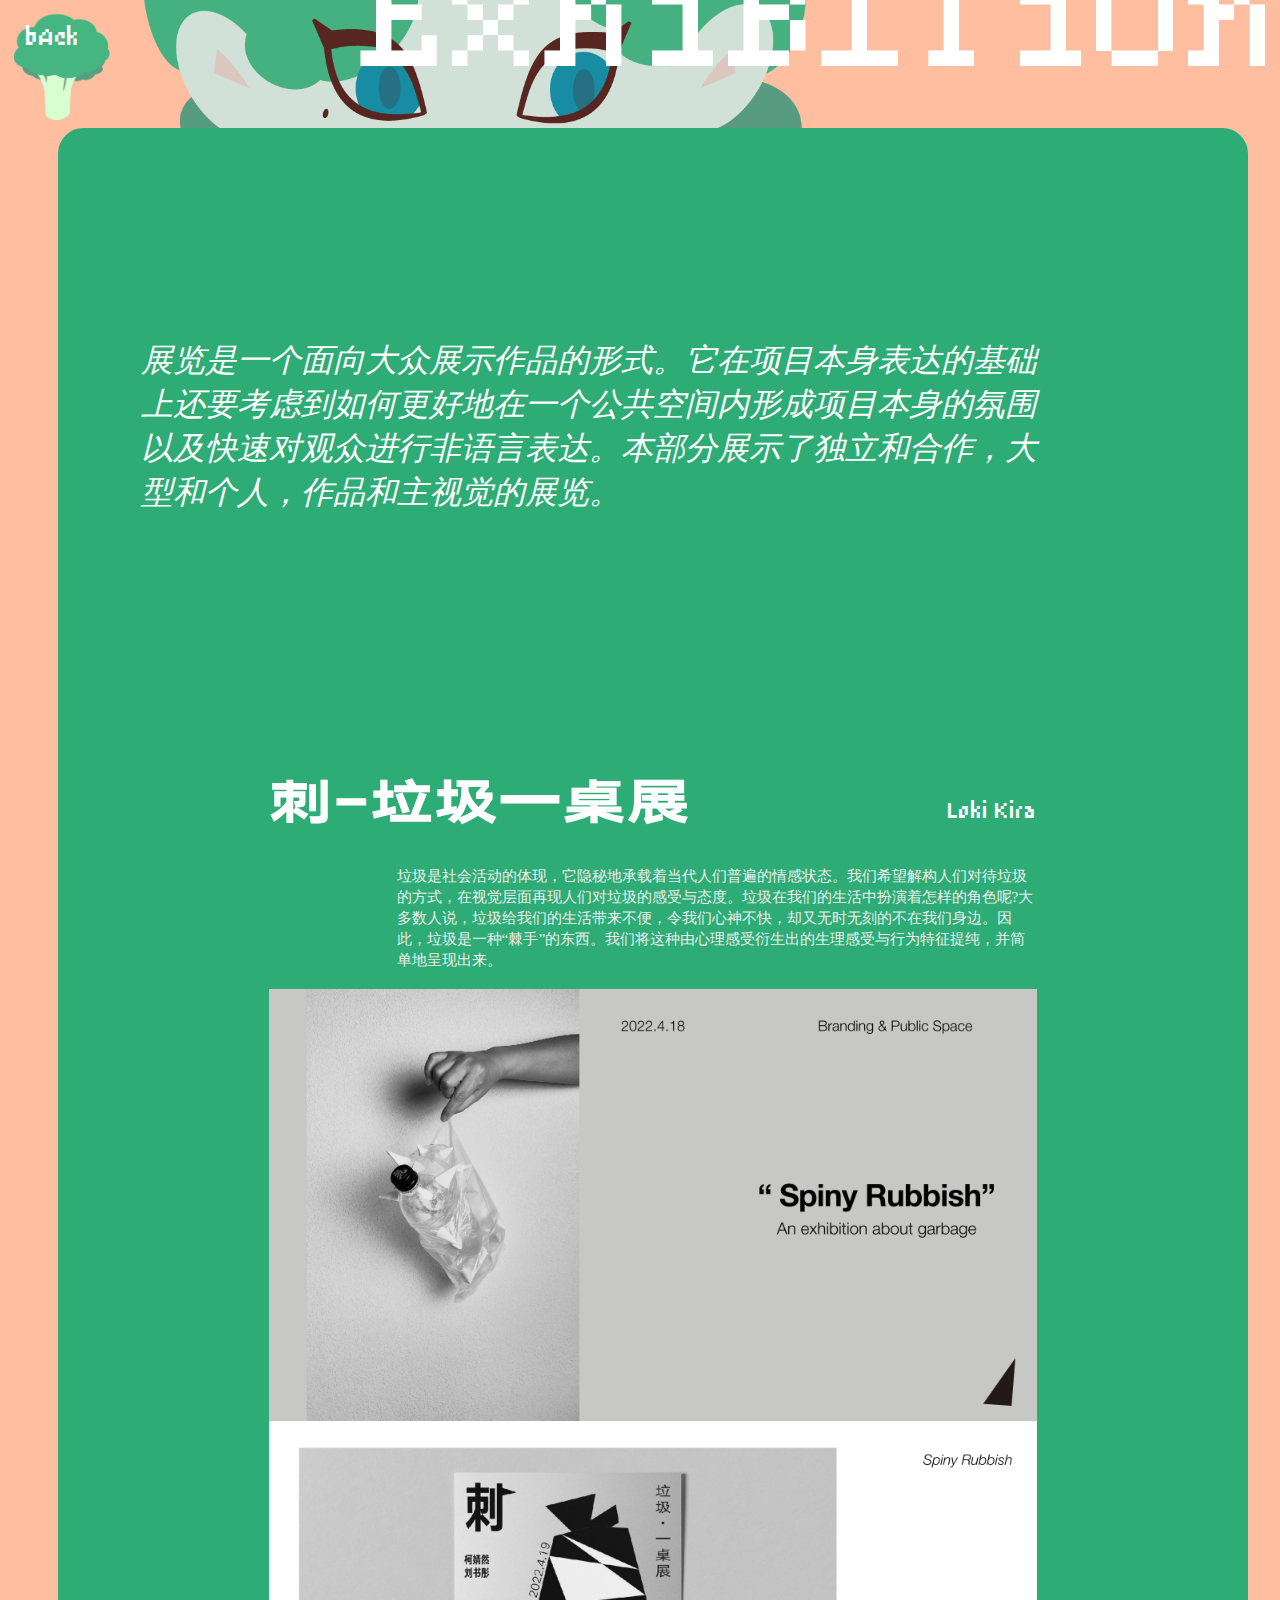
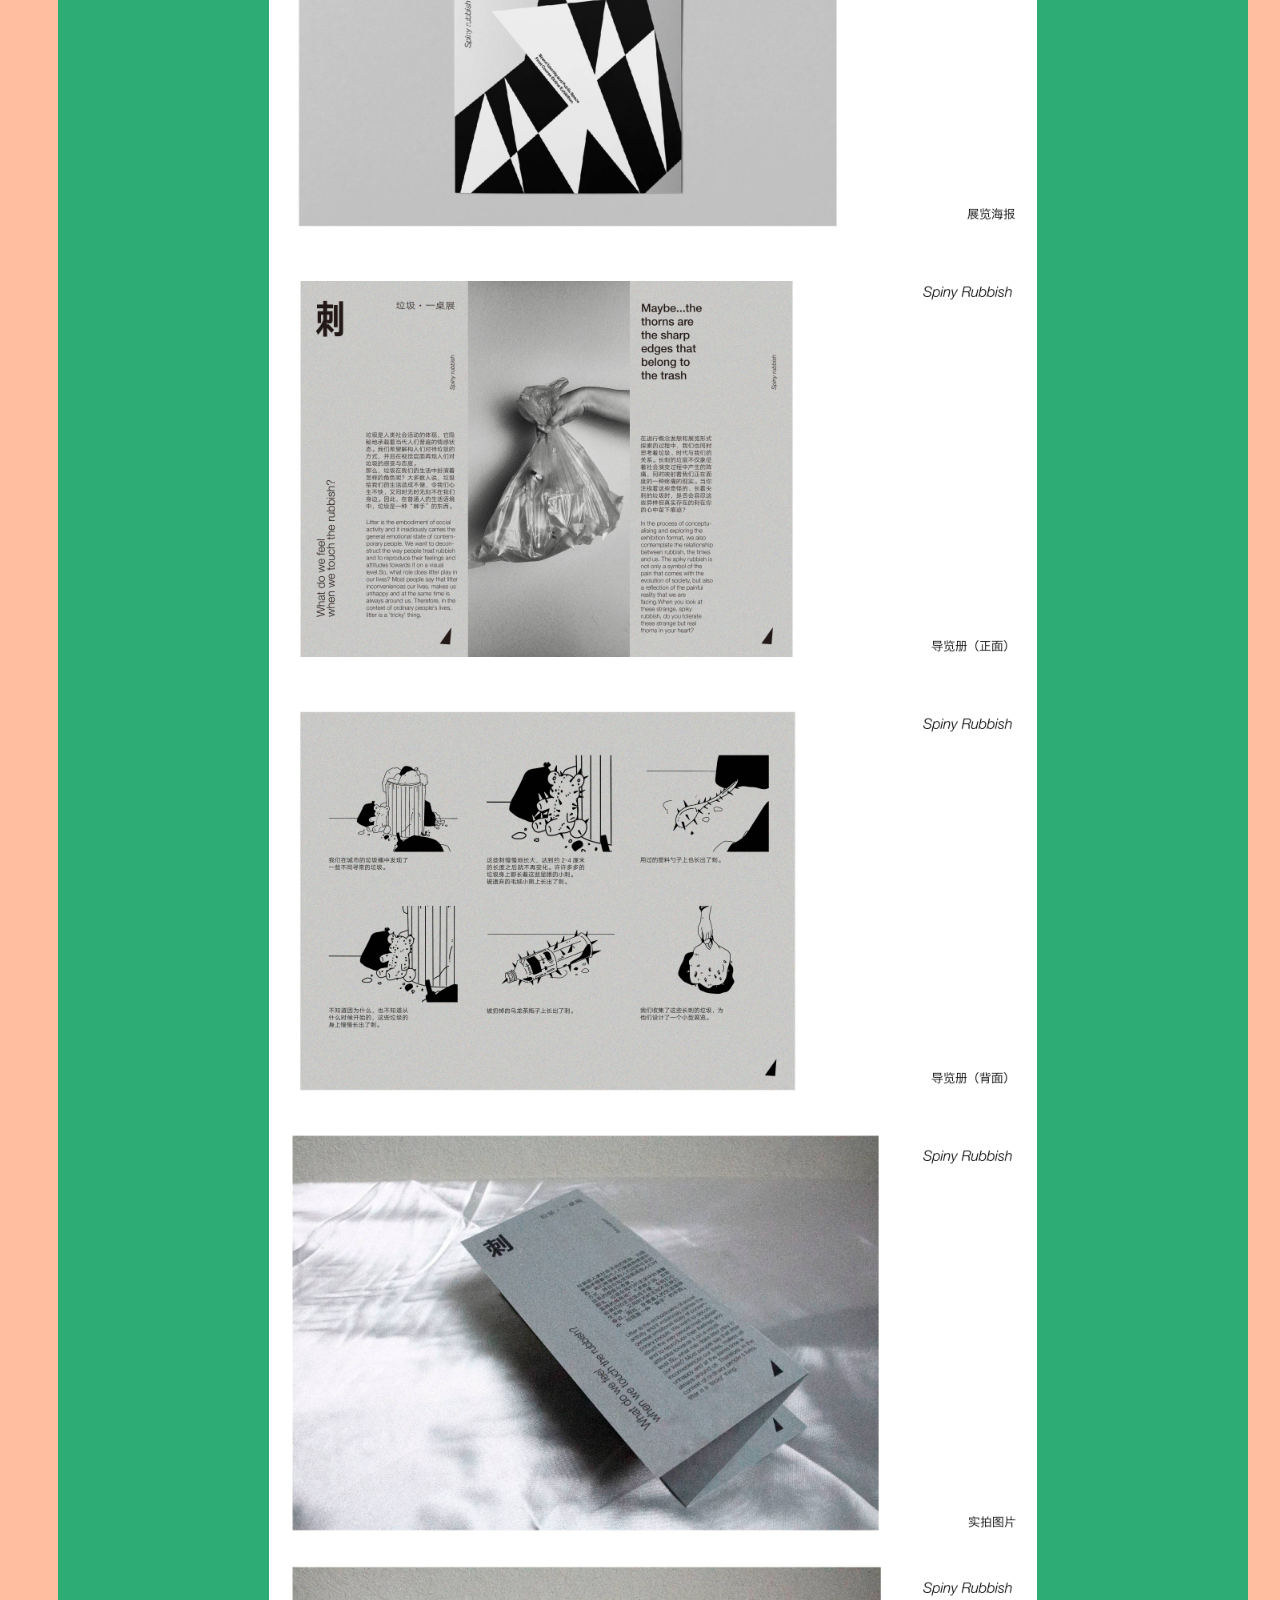
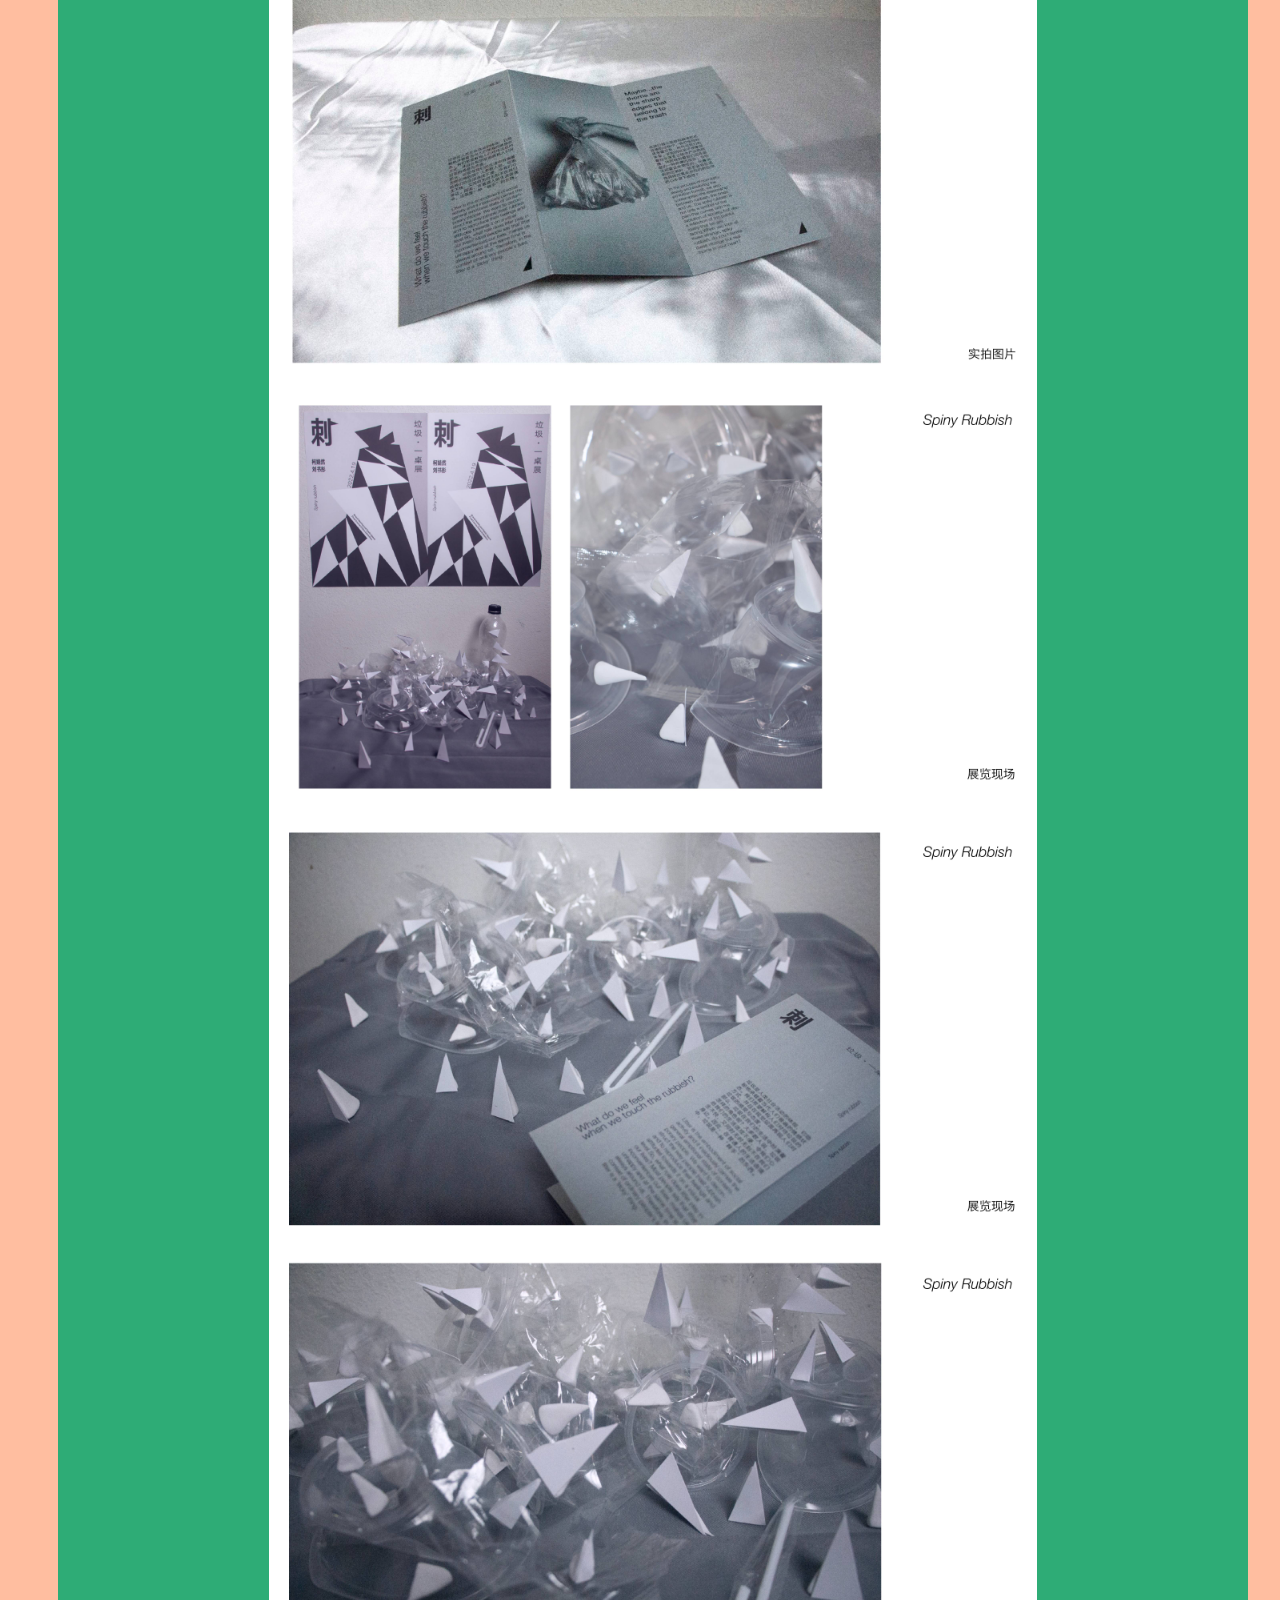
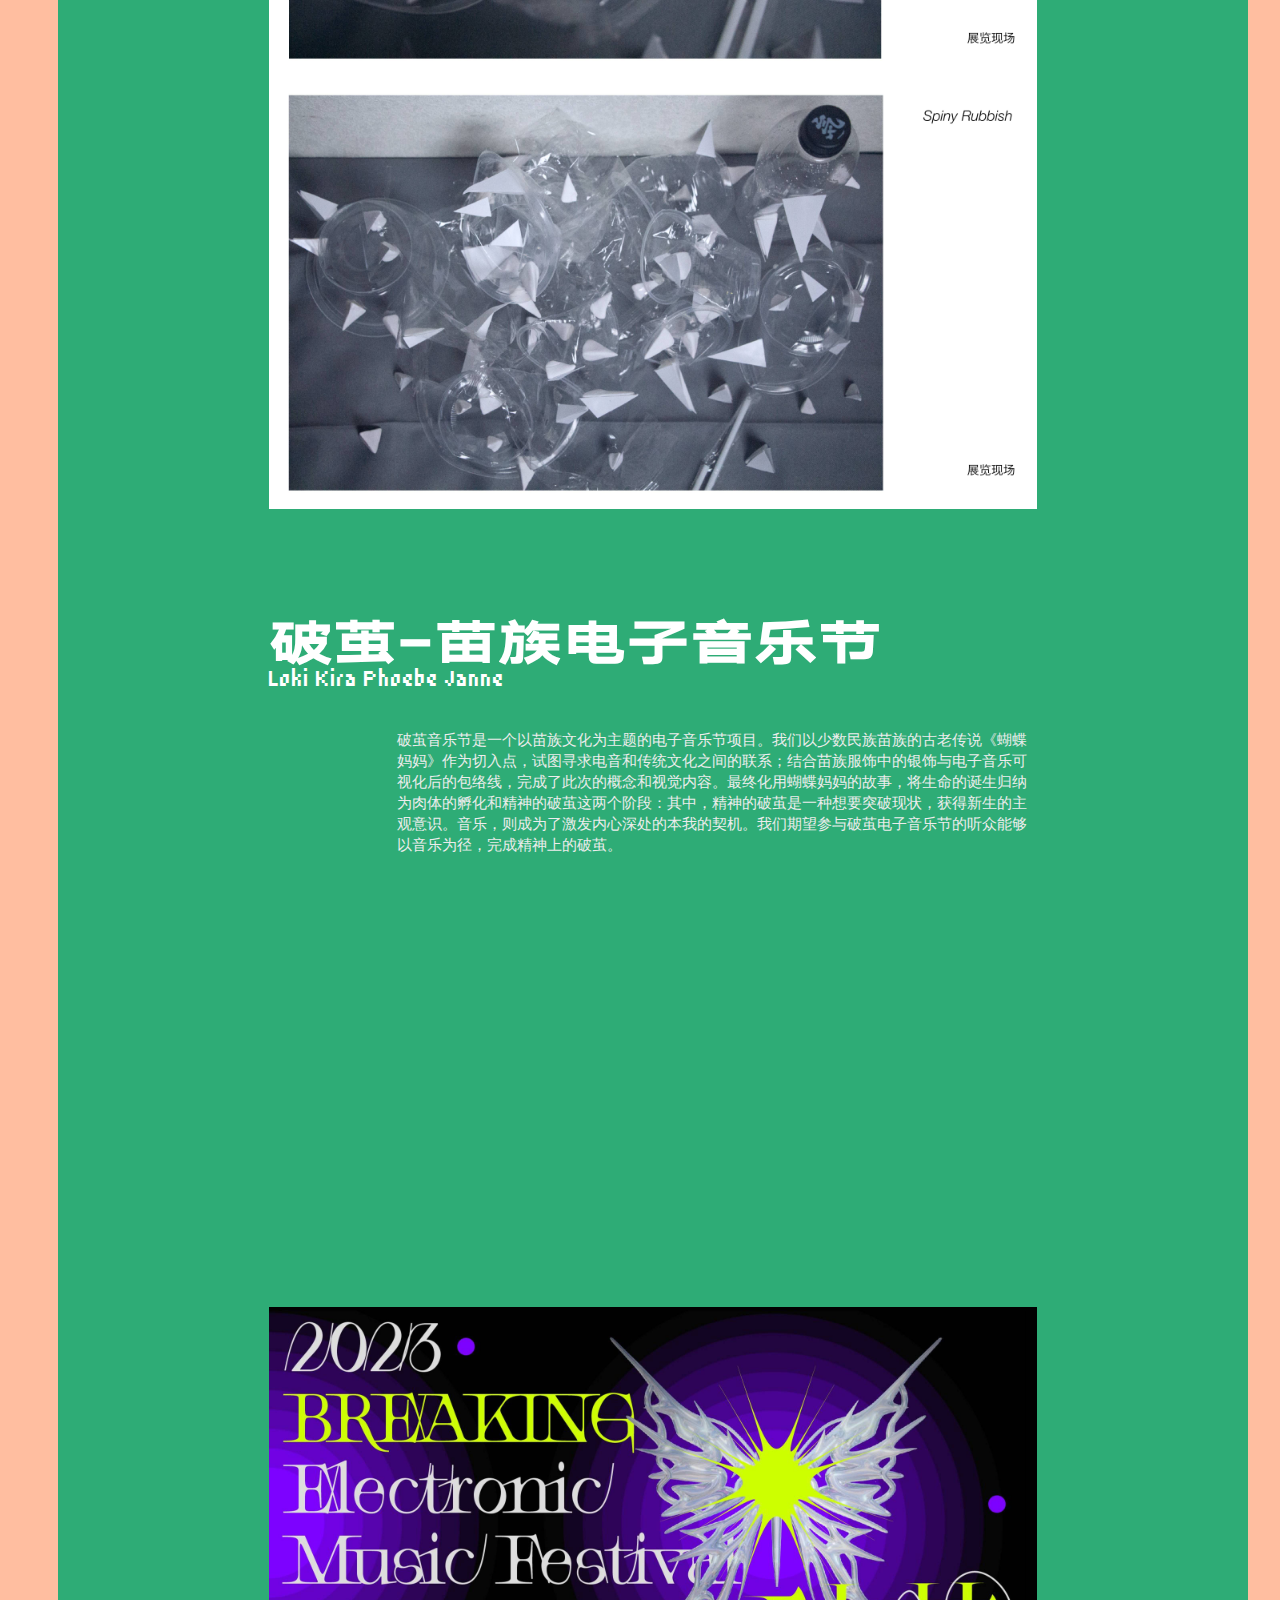
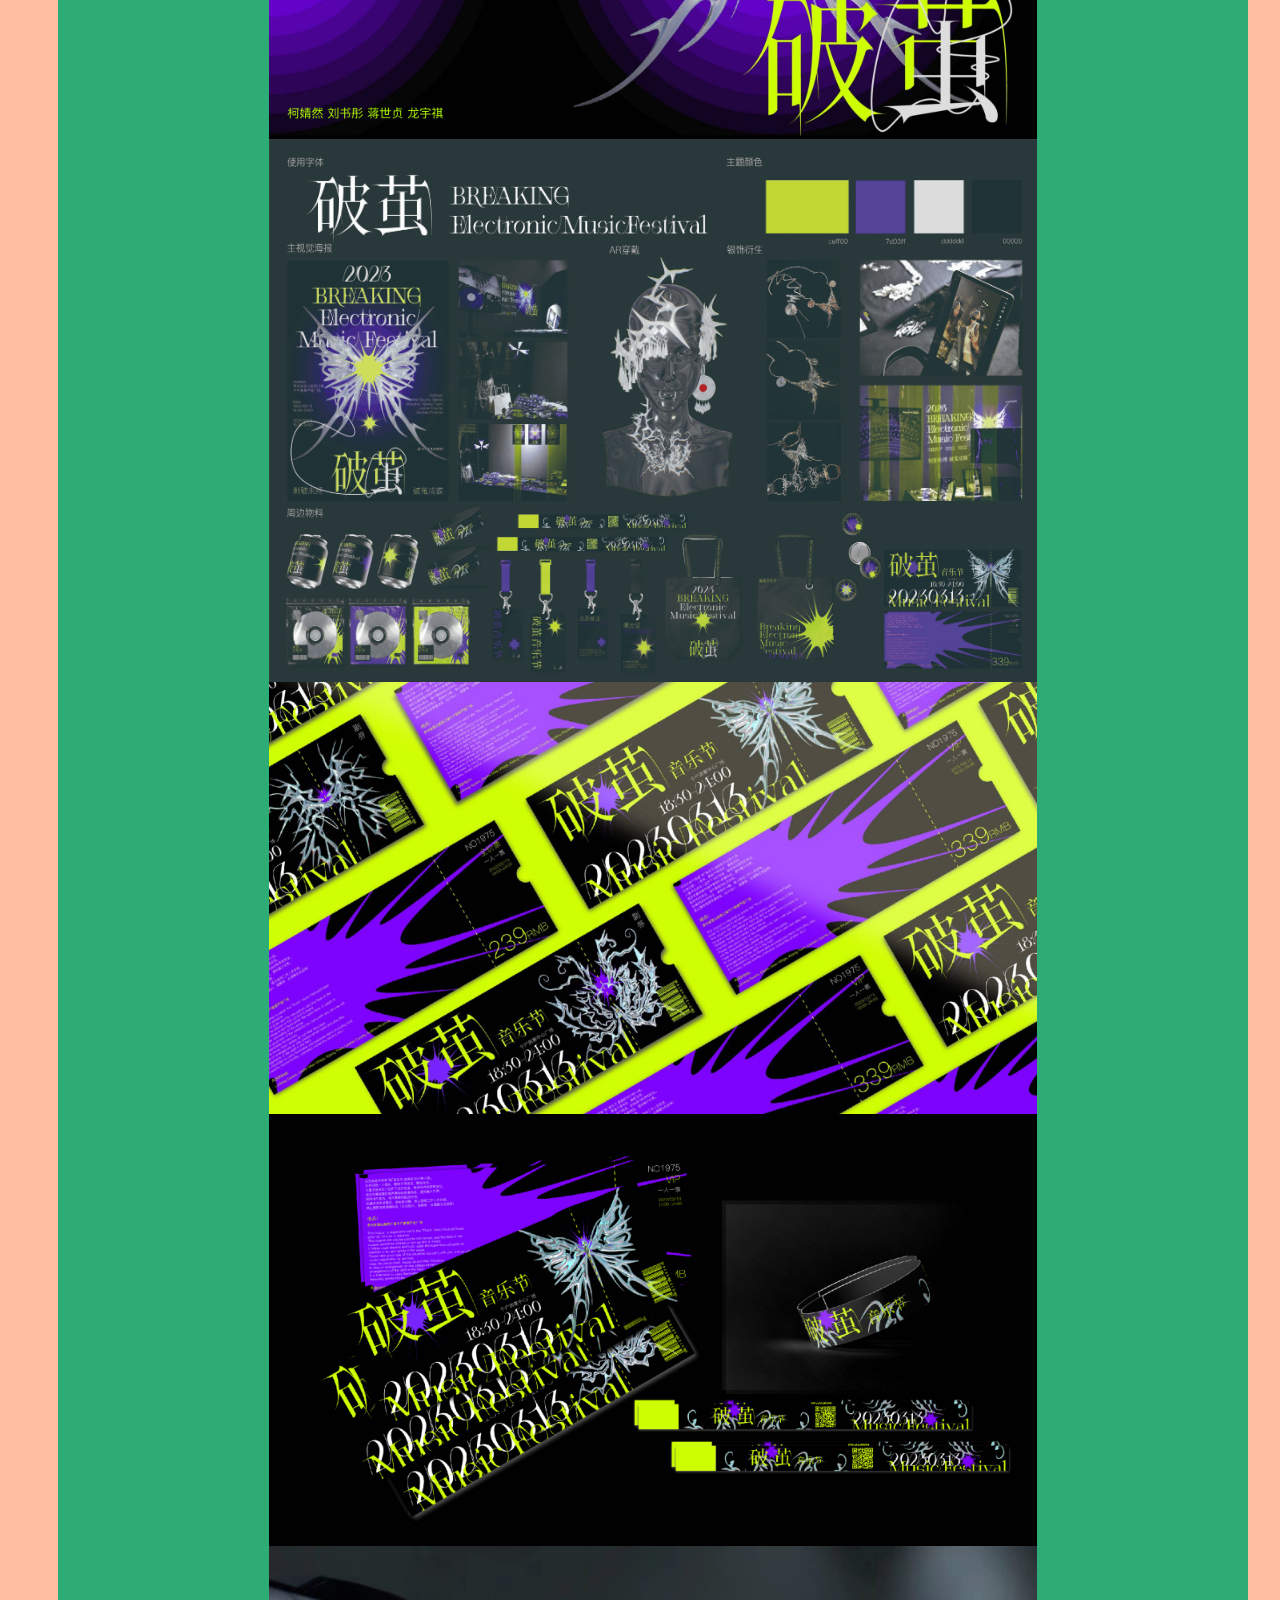
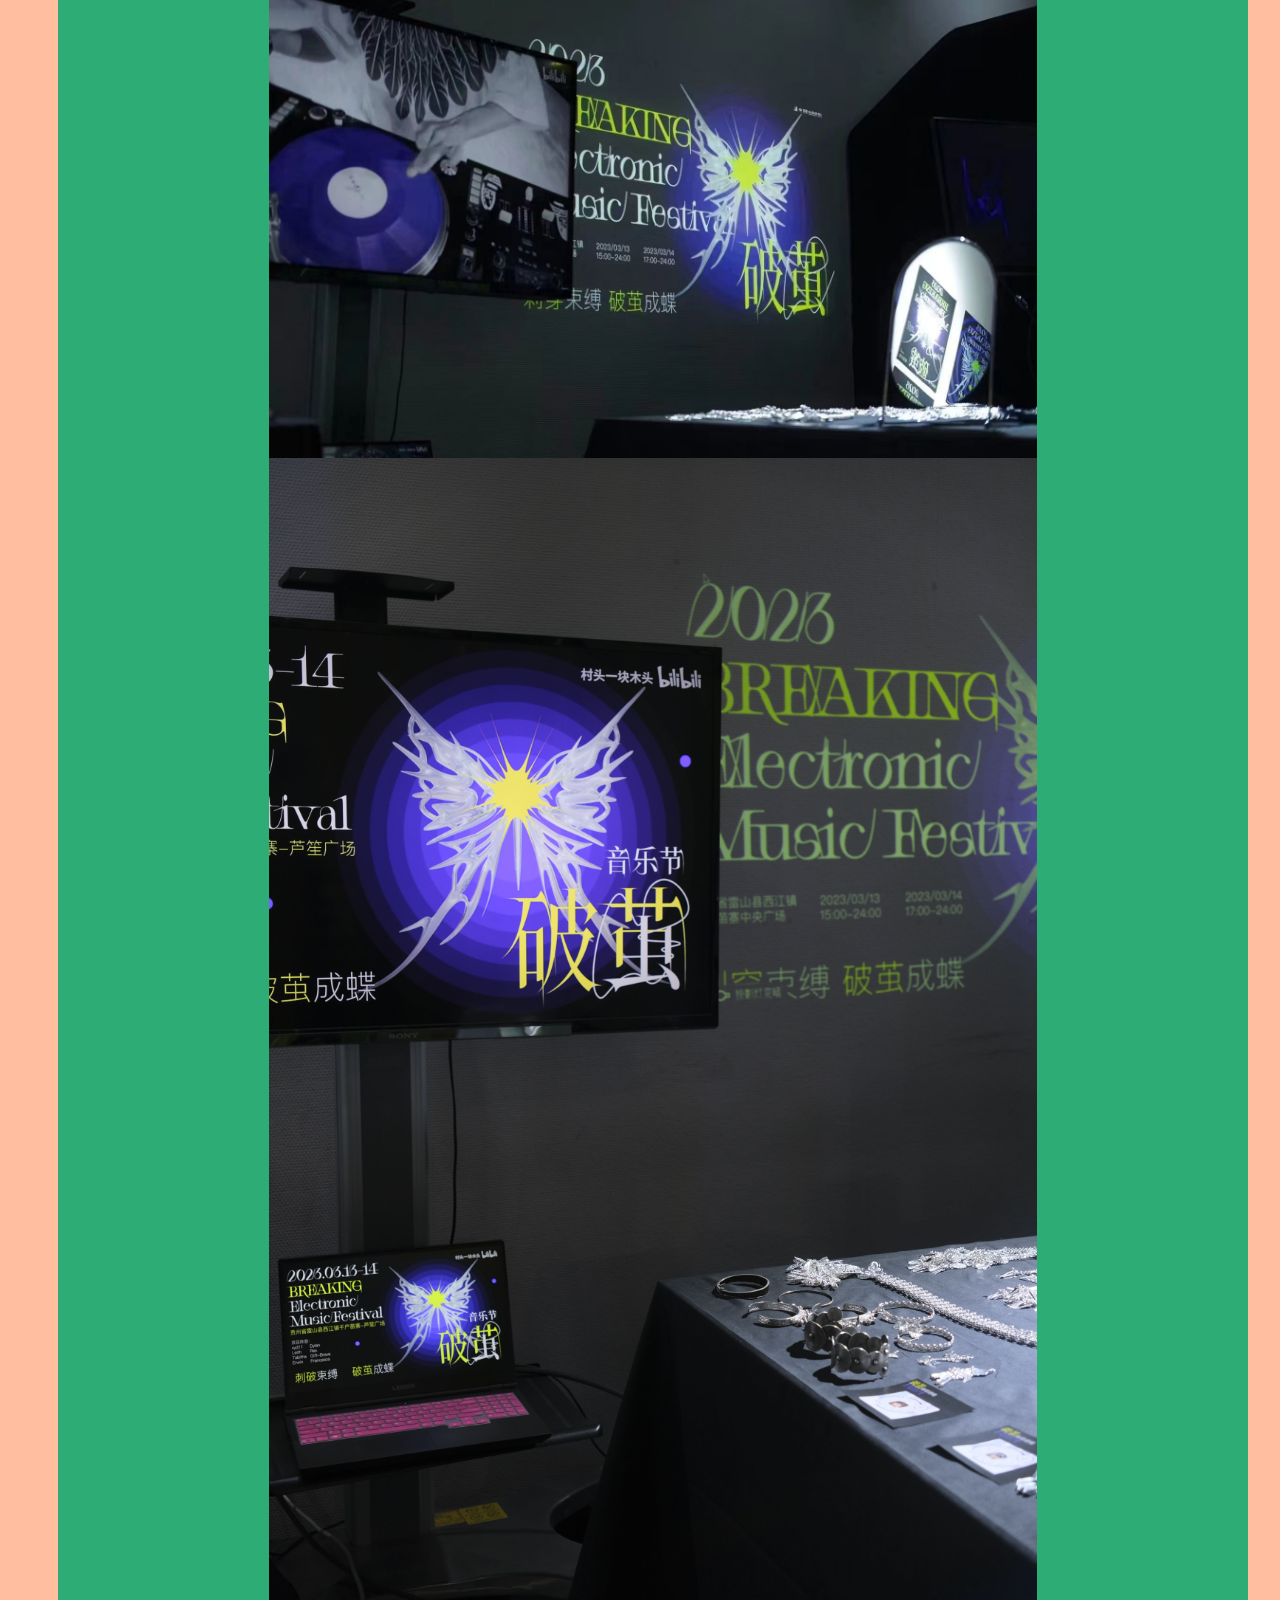
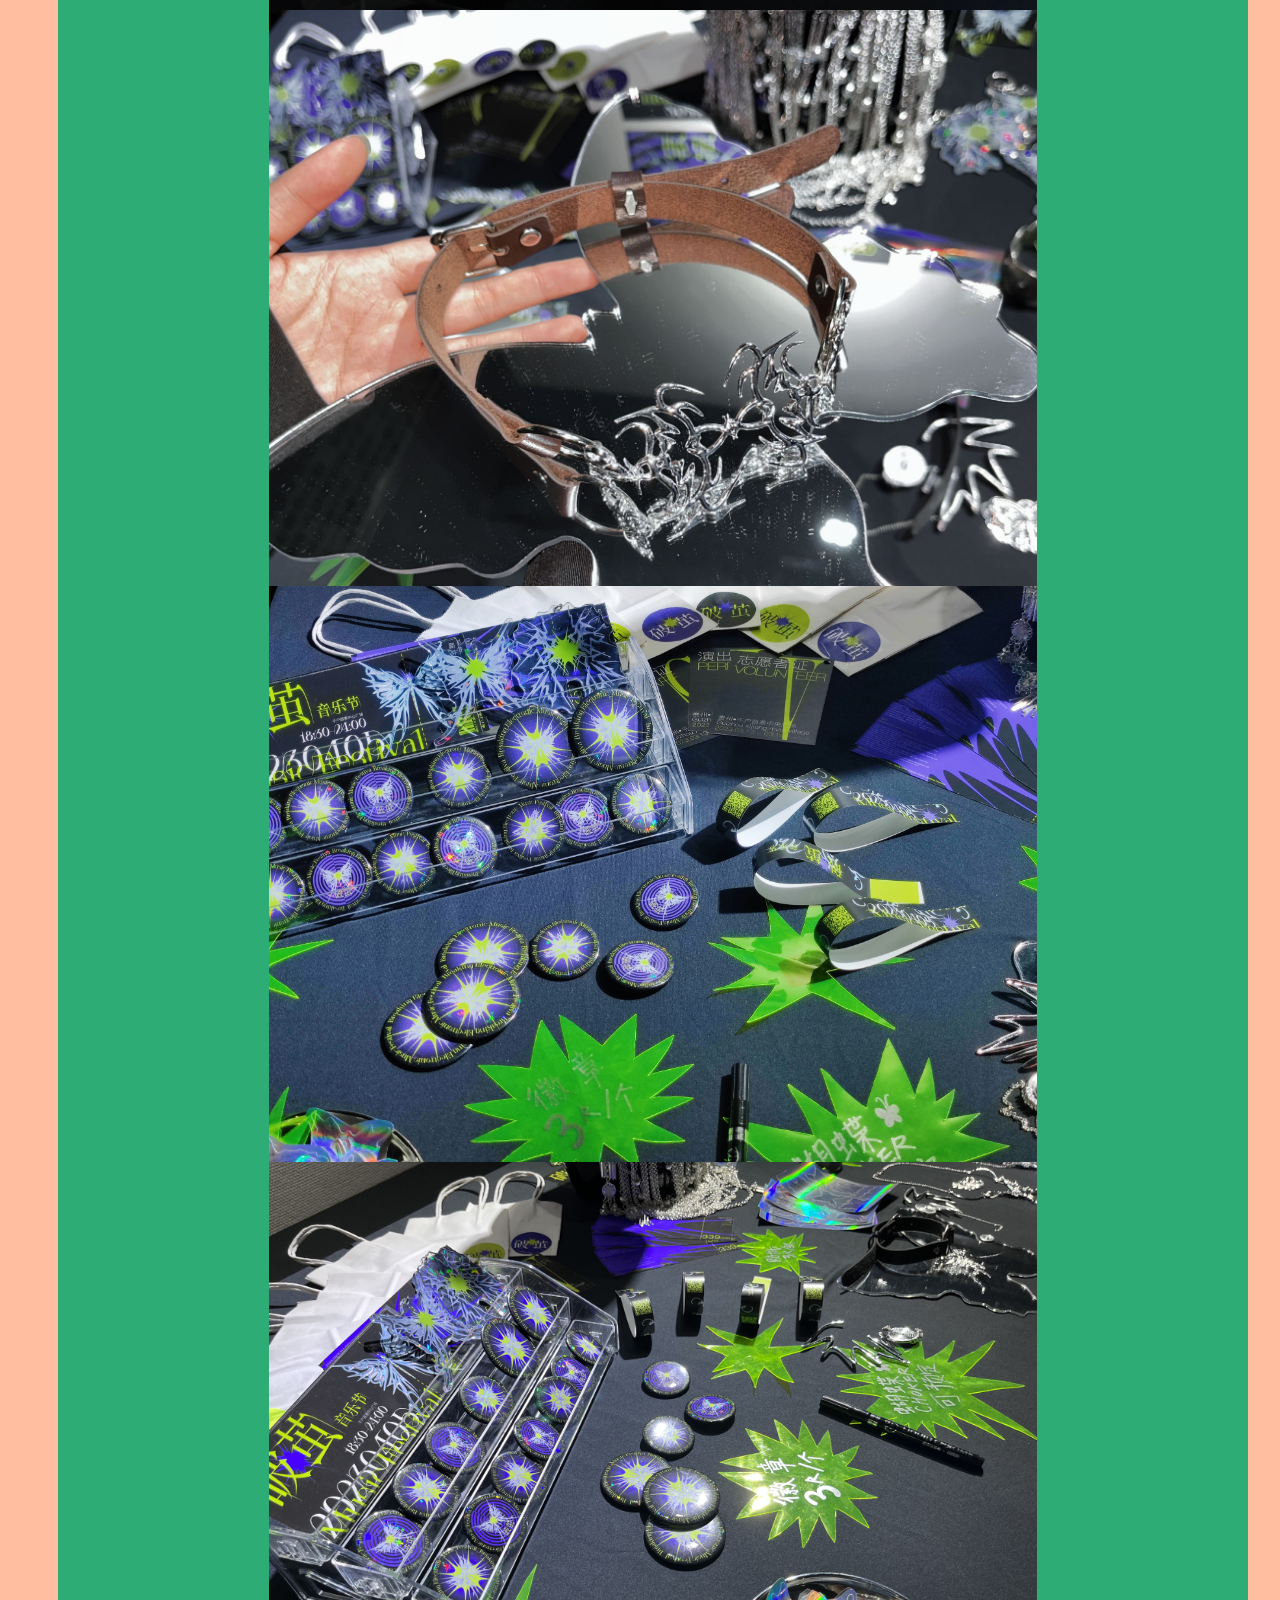
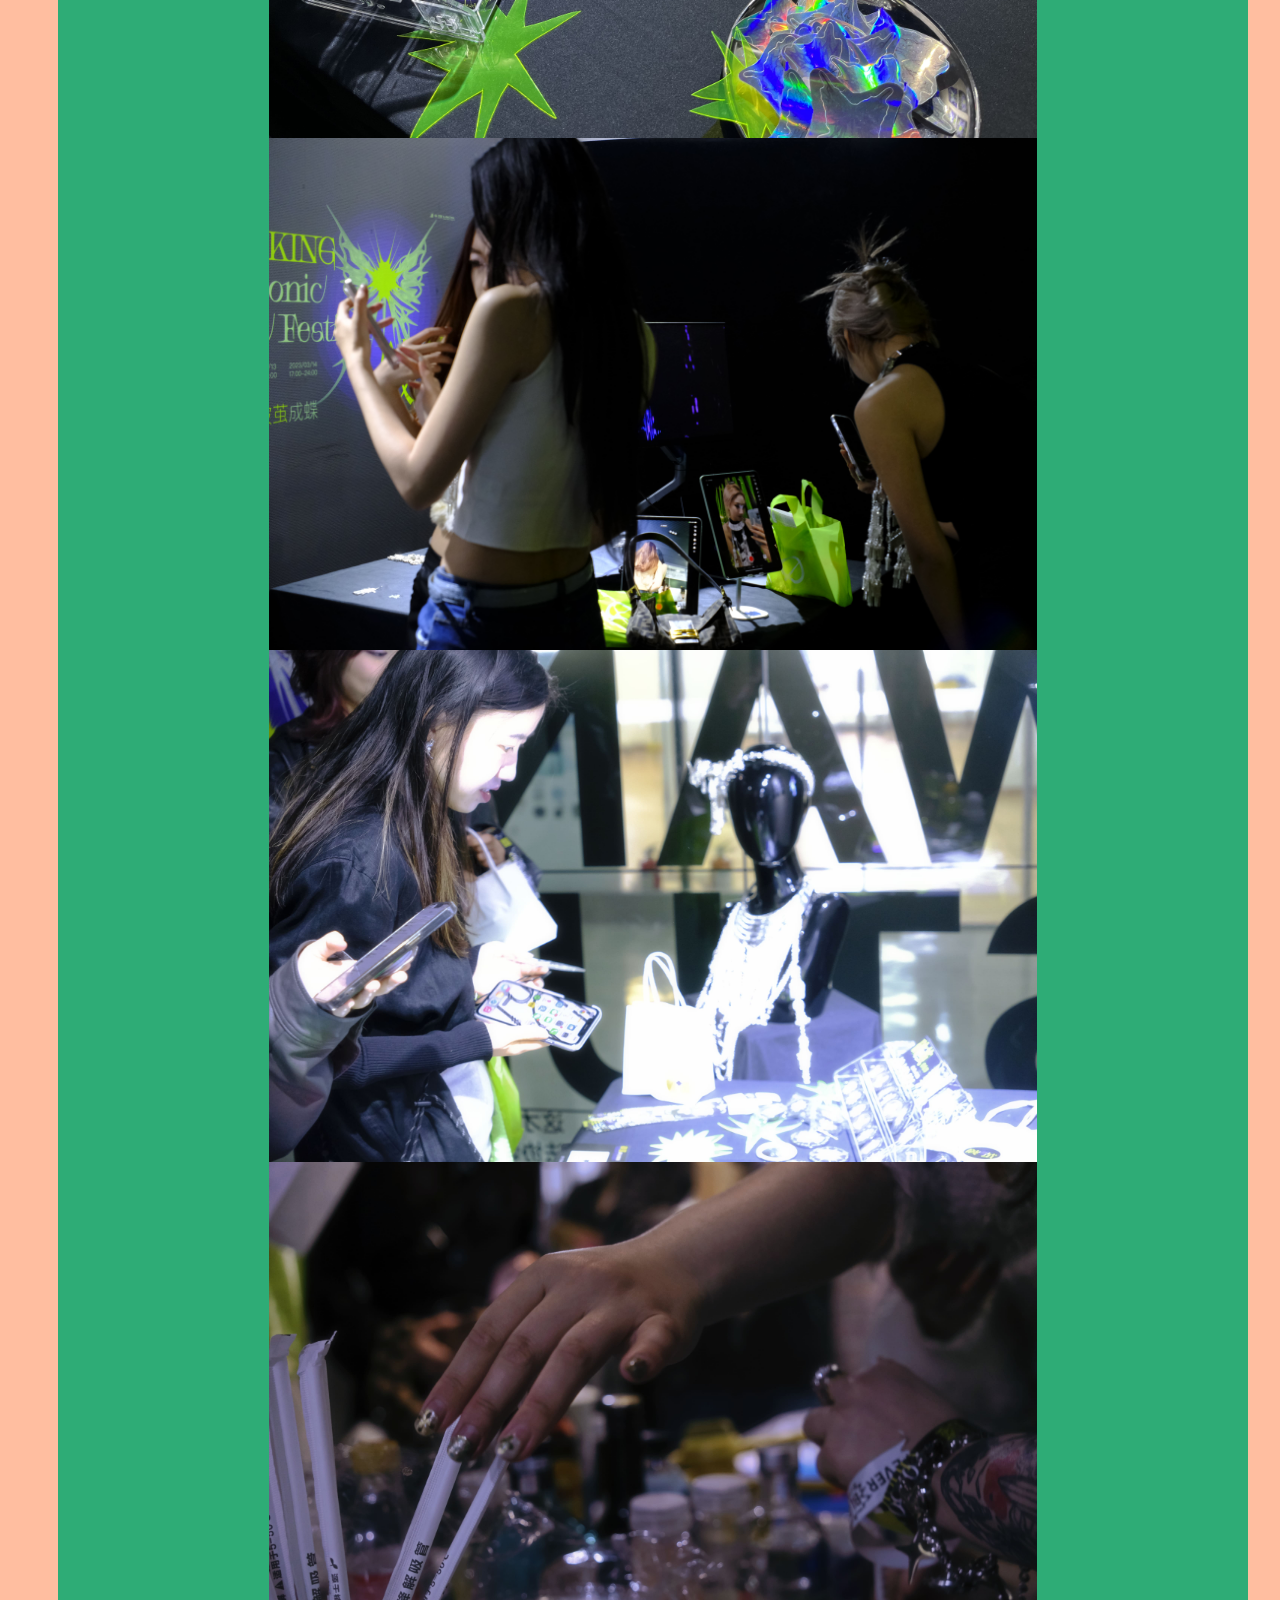
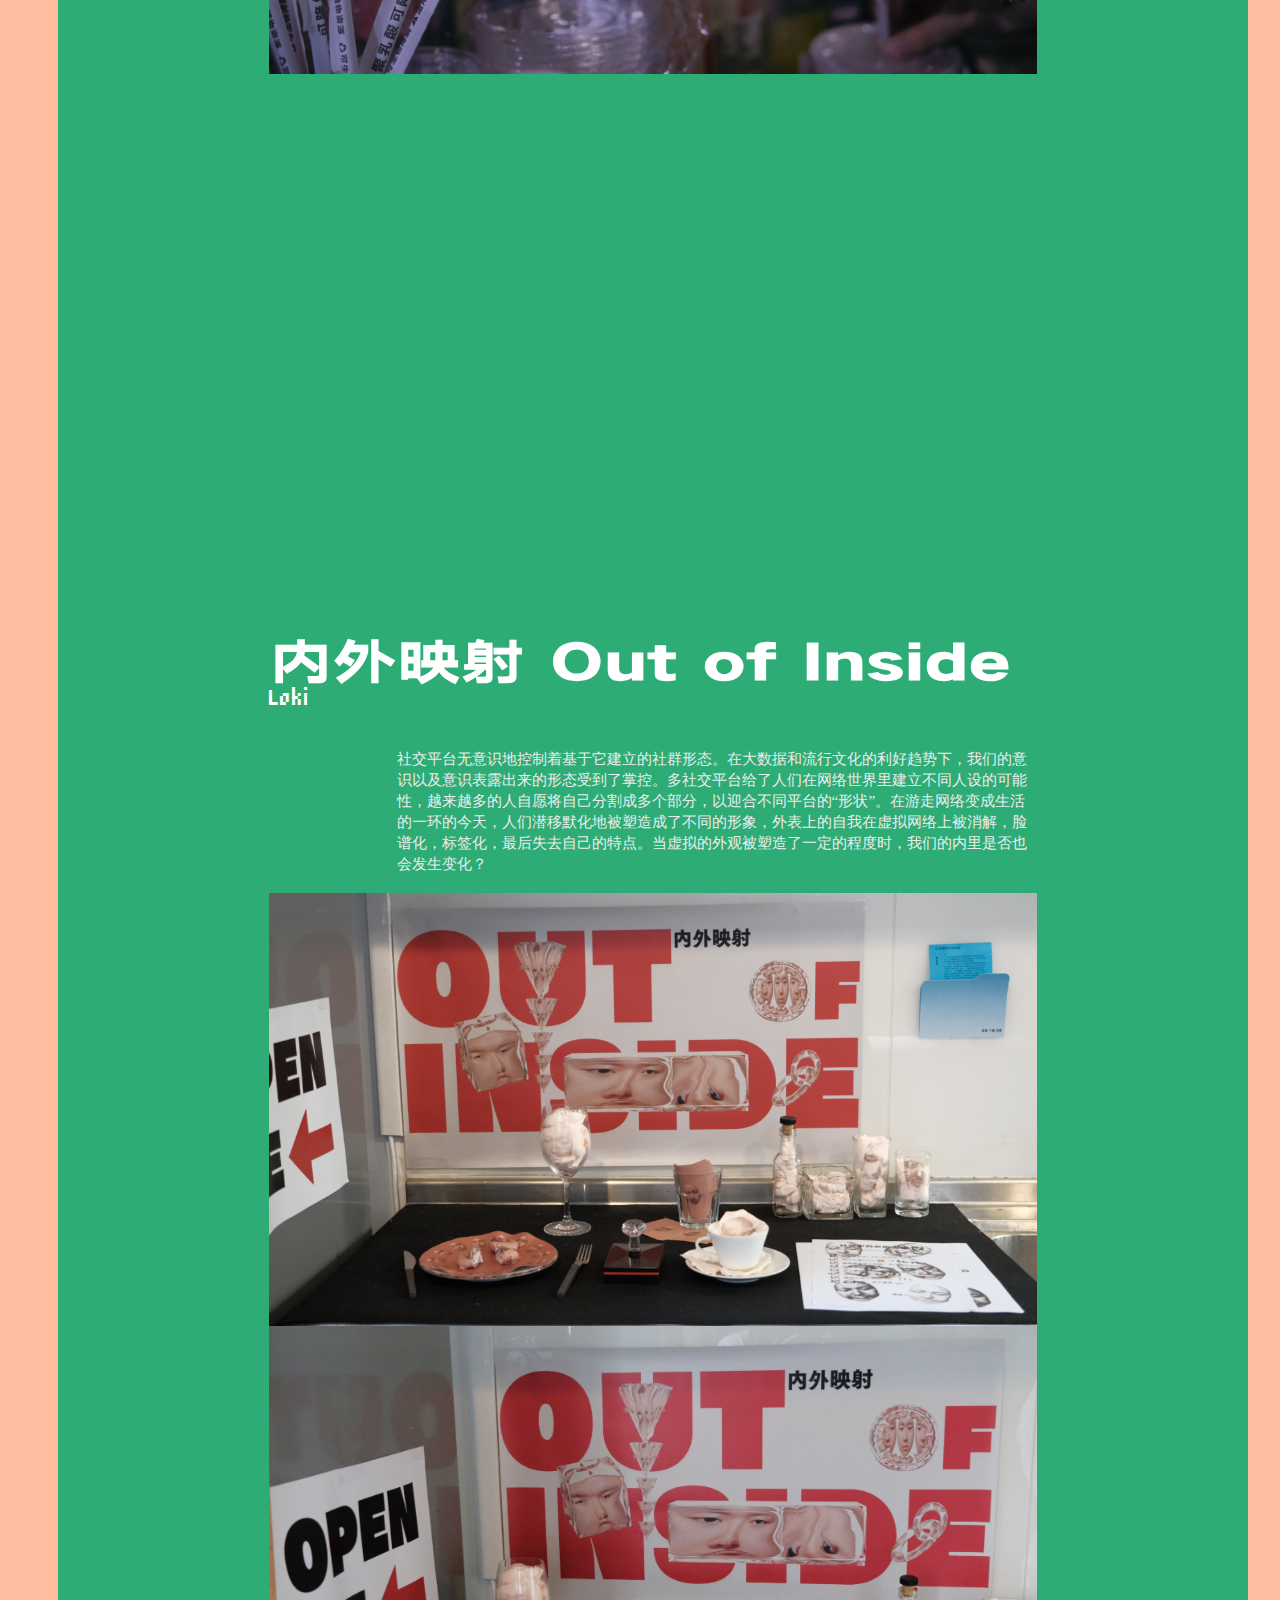
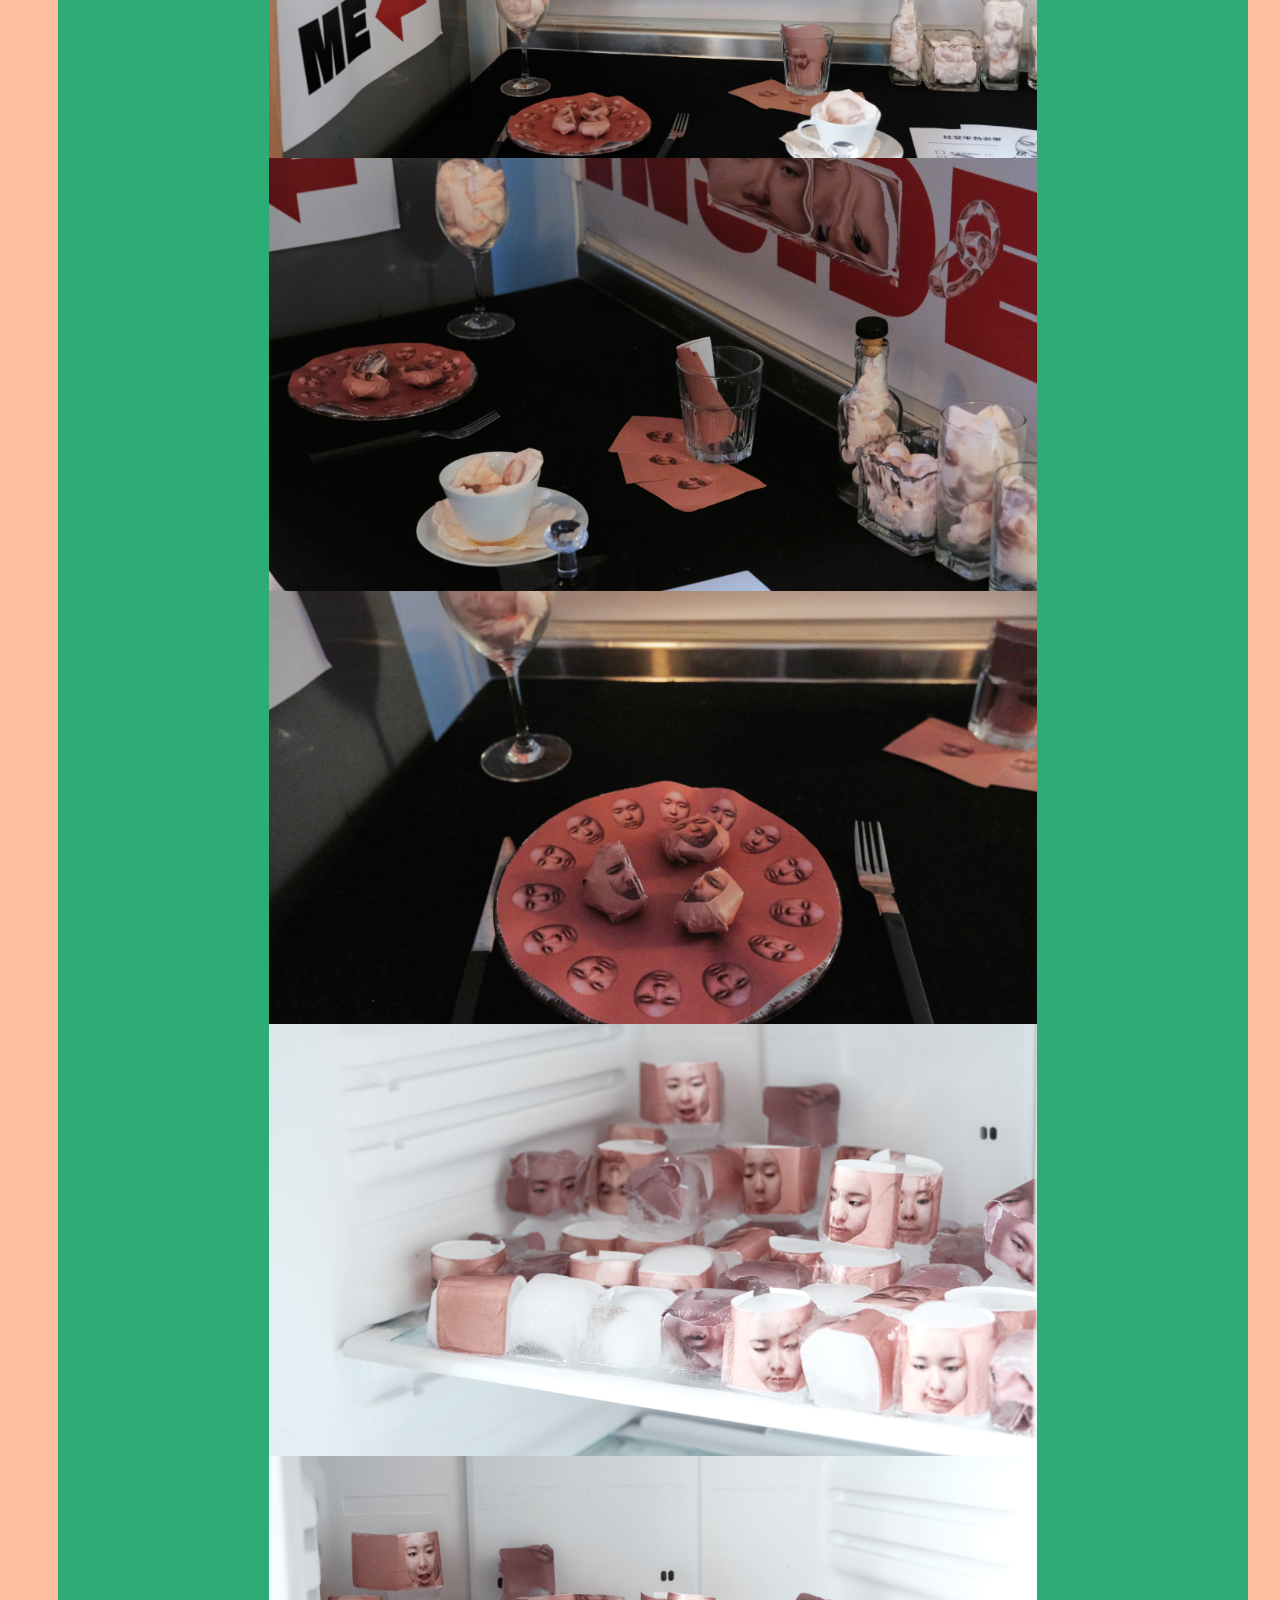
<file: 4.exhibiton.html>
<!DOCTYPE html>
<html lang="en">
<head>
    <meta charset="UTF-8">
    <meta http-equiv="X-UA-Compatible" content="IE=edge">
    <meta name="viewport" content="width=device-width, initial-scale=1.0">
    <title>💡</title>
    <link rel="stylesheet" href="common.css">
    <script>
        window.onscroll = function() {
        var scrollPosition = window.pageYOffset || document.documentElement.scrollTop || document.body.scrollTop;

        if (scrollPosition >= 650) {
            document.getElementById("container").style.display = "block";
        } else {
            document.getElementById("container").style.display = "none";
        }
        };
    </script>
</head>
<body>
     <!-- 固定组件 -->
     <div id="title">ExhiBITiOn</div>
      <!-- 返回键 -->
      <div id="back"><a id="a1" href="index.html">bAck</a><img class="pic2" src="assest/img/broccoli.png">
      </div>
      <img id="bigface" src="assest/img/bigface.png">
      <!-- 悬浮窗口 -->
      <div id="container" style="display: none;">
          <div class="list"> <a href="#h2">1.刺-垃圾一桌展</a>&nbsp;<a href="#h3">2.破茧-苗族电子音乐节</a>&nbsp;<a href="#h4">3.内外映射</a>&nbsp;<a href="#h5">4.Loading，Downloading，Overloaded.</a></div>
          <div class="top"><div class="top-t"><a href="#title">Top</a></div></div>
      </div>
      <div id="rec1">
         <div class="text" id="h1"><em>展览是一个面向大众展示作品的形式。它在项目本身表达的基础上还要考虑到如何更好地在一个公共空间内形成项目本身的氛围以及快速对观众进行非语言表达。本部分展示了独立和合作，大型和个人，作品和主视觉的展览。</em></div>
         <div class="part">
             <div class="space"></div>
             <div class="text-g h" id="h2">刺-垃圾一桌展</div>
             <div class="text-g n" id="n1">Loki Kira</div>
             <div class="text-g item p" id="p1">垃圾是社会活动的体现，它隐秘地承载着当代人们普遍的情感状态。我们希望解构人们对待垃圾的方式，在视觉层面再现人们对垃圾的感受与态度。垃圾在我们的生活中扮演着怎样的角色呢?大多数人说，垃圾给我们的生活带来不便，令我们心神不快，却又无时无刻的不在我们身边。因此，垃圾是一种“棘手”的东西。我们将这种由心理感受衍生出的生理感受与行为特征提纯，并简单地呈现出来。
            </div>
             <img class="pic" src="assests/image/刺/0.jpg">
             <img class="pic" src="assests/image/刺/7.jpg">
             <img class="pic" src="assests/image/刺/8.jpg">
             <img class="pic" src="assests/image/刺/9.jpg">
             <img class="pic" src="assests/image/刺/10.jpg">
             <img class="pic" src="assests/image/刺/11.jpg">
             <img class="pic" src="assests/image/刺/13.jpg">
             <img class="pic" src="assests/image/刺/14.jpg">
             <img class="pic" src="assests/image/刺/15.jpg">
             <img class="pic" src="assests/image/刺/16.jpg">
             <div class="blank"></div>
             <div class="text-g h" id="h3">破茧-苗族电子音乐节</div>
             <div class="text-g n" id="n1">Loki Kira Phoebe Janne</div>
             <div class="text-g item p" id="p1">破茧音乐节是一个以苗族文化为主题的电子音乐节项目。我们以少数民族苗族的古老传说《蝴蝶妈妈》作为切入点，试图寻求电音和传统文化之间的联系；结合苗族服饰中的银饰与电子音乐可视化后的包络线，完成了此次的概念和视觉内容。最终化用蝴蝶妈妈的故事，将生命的诞生归纳为肉体的孵化和精神的破茧这两个阶段：其中，精神的破茧是一种想要突破现状，获得新生的主观意识。音乐，则成为了激发内心深处的本我的契机。我们期望参与破茧电子音乐节的听众能够以音乐为径，完成精神上的破茧。</div>
             <iframe src="//player.bilibili.com/player.html?aid=912020750&bvid=BV1SM4y1a7de&cid=1157008323&page=1$autoplay=0" scrolling="no" border="0" frameborder="no" framespacing="0" allowfullscreen="true"> </iframe>
             <img class="pic" src="assests/image/破茧/0.jpg">
             <img class="pic" src="assests/image/破茧/1.jpg">
             <img class="pic" src="assests/image/破茧/2.jpg">
             <img class="pic" src="assests/image/破茧/3.jpg">
             <img class="pic" src="assests/image/破茧/4.jpeg">
             <img class="pic" src="assests/image/破茧/5.jpeg">
             <img class="pic" src="assests/image/破茧/6.jpeg">
             <img class="pic" src="assests/image/破茧/7.jpeg">
             <img class="pic" src="assests/image/破茧/8.jpeg">
             <img class="pic" src="assests/image/破茧/9.jpeg">
             <img class="pic" src="assests/image/破茧/10.jpeg">
             <img class="pic" src="assests/image/破茧/11.jpeg">
             <br>
             <br>
             <iframe src="//player.bilibili.com/player.html?aid=351763185&bvid=BV14R4y1B7Pv&cid=1006676512&page=1&autoplay=0" scrolling="no" border="0" frameborder="no" framespacing="0" allowfullscreen="true"> </iframe>
             <div class="blank"></div>
             <div class="text-g h" id="h4">内外映射 Out of Inside</div>
             <div class="text-g n" id="n1">Loki</div>
             <div class="text-g item p" id="p1">社交平台无意识地控制着基于它建立的社群形态。在大数据和流行文化的利好趋势下，我们的意识以及意识表露出来的形态受到了掌控。多社交平台给了人们在网络世界里建立不同人设的可能性，越来越多的人自愿将自己分割成多个部分，以迎合不同平台的“形状”。在游走网络变成生活的一环的今天，人们潜移默化地被塑造成了不同的形象，外表上的自我在虚拟网络上被消解，脸谱化，标签化，最后失去自己的特点。当虚拟的外观被塑造了一定的程度时，我们的内里是否也会发生变化？
             </div>
             <img class="pic" src="assests/image/内外映射/0.jpg">
             <img class="pic" src="assests/image/内外映射/1.jpeg">
             <img class="pic" src="assests/image/内外映射/2.jpeg">
             <img class="pic" src="assests/image/内外映射/3.jpeg">
             <img class="pic" src="assests/image/内外映射/4.jpg">
             <img class="pic" src="assests/image/内外映射/5.jpg">
             <img class="pic" src="assests/image/内外映射/6.jpg">
             <img class="pic" src="assests/image/内外映射/7.jpg">
             <img class="pic" src="assests/image/内外映射/8.jpeg">
             <img class="pic" src="assests/image/内外映射/9.jpeg">
             <div class="blank"></div>
             <div class="text-g h" id="h5">Loading，Downloading，Overloaded.</div>
             <div class="text-g n" id="n1">Loki Kira Echo Honey Print Laura</div>
             <div class="text-g item p" id="p1">这是我第一次参与展览的主视觉部分。<br>参与进行了展览展言，作品展言，展板设计，展册装帧设计等工作。
             </div>
             <img class="pic" src="assests/image/加载下载过载/1.png">
             <img class="pic" src="assests/image/加载下载过载/2.png">
             <img class="pic" src="assests/image/加载下载过载/3.png">
             <img class="pic" src="assests/image/加载下载过载/4.jpeg">
             <img class="pic" src="assests/image/加载下载过载/5.png">
             <div class="blank"></div>
         </div>
     </div>  
</body>
</html>
</file>
<file: mainp.css>
@font-face{
    font-family: 'Dinkie9xcode';
    src: url('assest/font/DinkieBitmap-9pxCode.woff2')format('woff2');
    }
@font-face{
    font-family: 'Dinkie9xitalic';
    src: url('assest/font/DinkieBitmap-9pxItalic.woff2')format('woff2');
    }
@font-face{
    font-family: 'Dinkie7x';
    src: url('assest/font/DinkieBitmap-7px.woff2')format('woff2');
}
@font-face{
    font-family: 'Dinkie9x';
    src: url('assest/font/DinkieBitmap-9px.woff2')format('woff2');
    }
@font-face {
    font-family: 'Bely';
    src: url('assest/font/BelyDisplay-Regular.woff2.ttf')format('truetype');
}

/* 文本内容 */
body{
    background-color: #ffbea0;
}
.main{
    transform: scale(100vw,100vw);
}
.title{
    text-align: right;
}
#t1{
    font-family: "Dinkie9x";
    font-size: 7vw;
    position: absolute;
    right: 0;
    top: -2vw;
    margin: 0;
    color: white;

}
#t2{
    font-family: "Dinkie7x";
    font-size: 7vw;
    position: absolute;
    right: 0;
    top: 4vw;
    color: white;
}
#t3{
    font-family: "Dinkie7x";
    font-size: 10vw;
    position: absolute;
    right: 0;
    top: 28vw;
    color: white;
}
#t4{
    font-family:"Dinkie9x";
    font-size: 14.5vw;
    position: absolute;
    right: 0;
    top: 36vw;
    color: white;
}
.box{
    font-size: 2.7vw;
    font-family: "Dinkie7x";
    top: 3.3vw;
    left: 2vw;
    position: absolute;
}

a:link{ text-decoration-line: none; color: white;}
a:active{ text-decoration-line: none; color: #253900;}
a:hover{ text-decoration-line: none;color: rgb(16, 139, 104);}
a:visited{text-decoration-line: none;color: rgb(133, 149, 136);}

/* 图片内容 */
#gif{
    width: 30vw;
    position: absolute;
    top: 9vw;
    left: 35vw;
}

.pic2{
    width: 15vw;
}
#b1{
    position: absolute;
    left: 3%;
    top: 0;
    z-index: 1;
    
}
#b2{
    position: absolute;
    left: 9%;
    top: 12vw;
    z-index: 1;
}
#b3{
    position: absolute;
    left: 2%;
    top: 22vw;
    z-index: 1;
}
#b4{
    position: absolute;
    left: 7%;
    top: 35vw;
    z-index: 1;
}

/* 脸部动画 */
#brahover:hover{
    opacity: 100;
    transition-timing-function: ease-in-out;
    transition-duration: 0.3s;
    transition-property: all;
}
#brahover{
    width: 30vw;
    position: absolute;
    top: 9vw;
    left: 35vw;
    opacity: 0;
    z-index: 10;
    transition: all 0.4s ease 0s;
}
/* hover动画 */
#b1:hover{
    transition-timing-function: ease-in-out;
    transition-duration: 0.8s;
    transition-property: all;
    transform: rotate(-23deg);
    transition-delay: 0s;
}
#b1{
    transition: all 0.4s ease 0s;
}
#b2:hover{
    transition-timing-function: ease-in-out;
    transition-duration: 0.8s;
    transition-property: all;
    transform: rotate(-23deg);
    transition-delay: 0s;
}
#b2{
    transition: all 0.4s ease 0s;
}
#b3:hover{
    transition-timing-function: ease-in-out;
    transition-duration: 0.8s;
    transition-property: all;
    transform: rotate(-23deg);
    transition-delay: 0s;
}
#b3{
    transition: all 0.4s ease 0s;
}
#b4:hover{
    transition-timing-function: ease-in-out;
    transition-duration: 0.8s;
    transition-property: all;
    transform: rotate(-23deg);
    transition-delay: 0s;
}
#b4{
    transition: all 0.4s ease 0s;
}
</file>
<file: common.css>
/* 字体导入 */
@font-face{
    font-family: 'Dinkie7x';
    src: url('assest/font/DinkieBitmap-7px.woff2')format('woff2');
}
@font-face{
    font-family: 'Dinkie9x';
    src: url('assest/font/DinkieBitmap-9px.woff2')format('woff2');
 }
 @font-face{
    font-family: 'Dinkie9xcode';
    src: url('assest/font/DinkieBitmap-9pxCode.woff2')format('woff2');
    }
@font-face{
    font-family: 'Dinkie9xitalic';
    src: url('assest/font/DinkieBitmap-9pxItalic.woff2')format('woff2');
    }
@font-face {
    font-family: 'HYQiHeiY4';
    src: url('assest/font/HYQiHeiY4-95W.ttf')format('truetype');
}
 /* basic图形 */
 body{
    background-color: #ffbea0;
}
#bigface{
    width: 100vw;
    position: absolute;
    top: 0;
}
/* 返回键 */
.pic2{
    width: 7.6vw;
}
#a1{
    font-family: "Dinkie7x";
    position: absolute;
    left: 1vw;
    top: 1vw;
    font-size: 2vw;
}
#back{
    z-index: 10;
    position: absolute;
    left: 1vw;
    top: 1vw;
}
.top{
    height: 4vw;
    width: 4vw;
    position: fixed;
    bottom: 3vw;
    right: 5vw;
    background-color: #fc9d5d;
    border-radius: 50%;
}
.top-t{
    font-family: "Dinkie7x";
    font-size: 2vw;
    position: fixed;
    bottom: 3.4vw;
    right: 5.4vw;
}
/* 返回动画 */
#back:hover{
    transition-timing-function: ease-in-out;
    transition-duration: 0.8s;
    transition-property: all;
    transform: rotate(-23deg);
    transition-delay: 0s;
   }
   #back{
       transition: all 0.4s ease 0s;
   }

/* 文章框架部分 */
#title{
    font-family: "Dinkie9xcode";
    color: white;  
    z-index: 99;
    font-size: 12vw;
    margin: 0;
    position: absolute;
    right: 0;
    top: -4.43vw;
}
#rec1{
    background-color: #2eac76;
    width: 90vw;
    height: max-content;
    position: absolute;
    top: 10vw;
    left:4.5vw;
    border-radius: 2vw;
    z-index: 1;
    border: 1.5vw solid;
    border-color: #2eac76;
}
.part{
    display: flex;
    width: 60vw;
    flex-direction: row;
    flex-wrap: wrap;
    justify-content: space-between;
    align-items: baseline;
    align-content: center;
   margin-left: 15vw;
}


/* 链接文字基础设定 */
a:link{ text-decoration-line: none; color: white;}
a:active{ text-decoration-line: none; color: #507b00;}
a:hover{ text-decoration-line: none;color: rgb(16, 139, 104);}
a:visited{text-decoration-line: none;color: rgb(54, 74, 57);}
.list{
    font-family: "Dinkie9x";
    font-size: 2vw;
    z-index: 8;
    position: fixed;
    right: 7vw;    
    bottom: 0;
    left: 5vw;
}
/* 文字+主页内容 */

.blank{
    height: 8vw;
    width: 60vw;
}
.space{
    height: 20vw;
    width: 60vw;
}
.item{
    width: 60vw;
}
.text{
    font-size: 2.5vw;
    color: white;
    width: 70vw;
    text-align: left;
    margin-top: 15vw;
    margin-left: 5vw;
    margin-right: 20vw;
}
.pic{
    width: 60vw;
    position: inherit;
    left: 25vw;
}
.h{
    font-family:"HYQiHeiY4";
    font-size: 5vw;
    width: max-content;
    font-weight: 500;
    color: white;
}
.n{
    font-family: "Dinkie7x";
    font-size: 1.8vw;
    width: max-content;
    color: white;
}
.p{
    margin-top: 3vw;
    margin-bottom: 1.4vw;
    margin-left:10vw ;
    color: rgb(236, 236, 236);
    font-size: 1.2vw;
}
iframe{
    height: 33.8vw;
    width: 80vw;
}
#iframe1{
    height: 42vw;
    width: 30vw;
    margin-left: 15vw;
}
/* 悬浮窗口部分 */
#container {
    position: fixed;
    z-index: 9999;
    }
</file>
